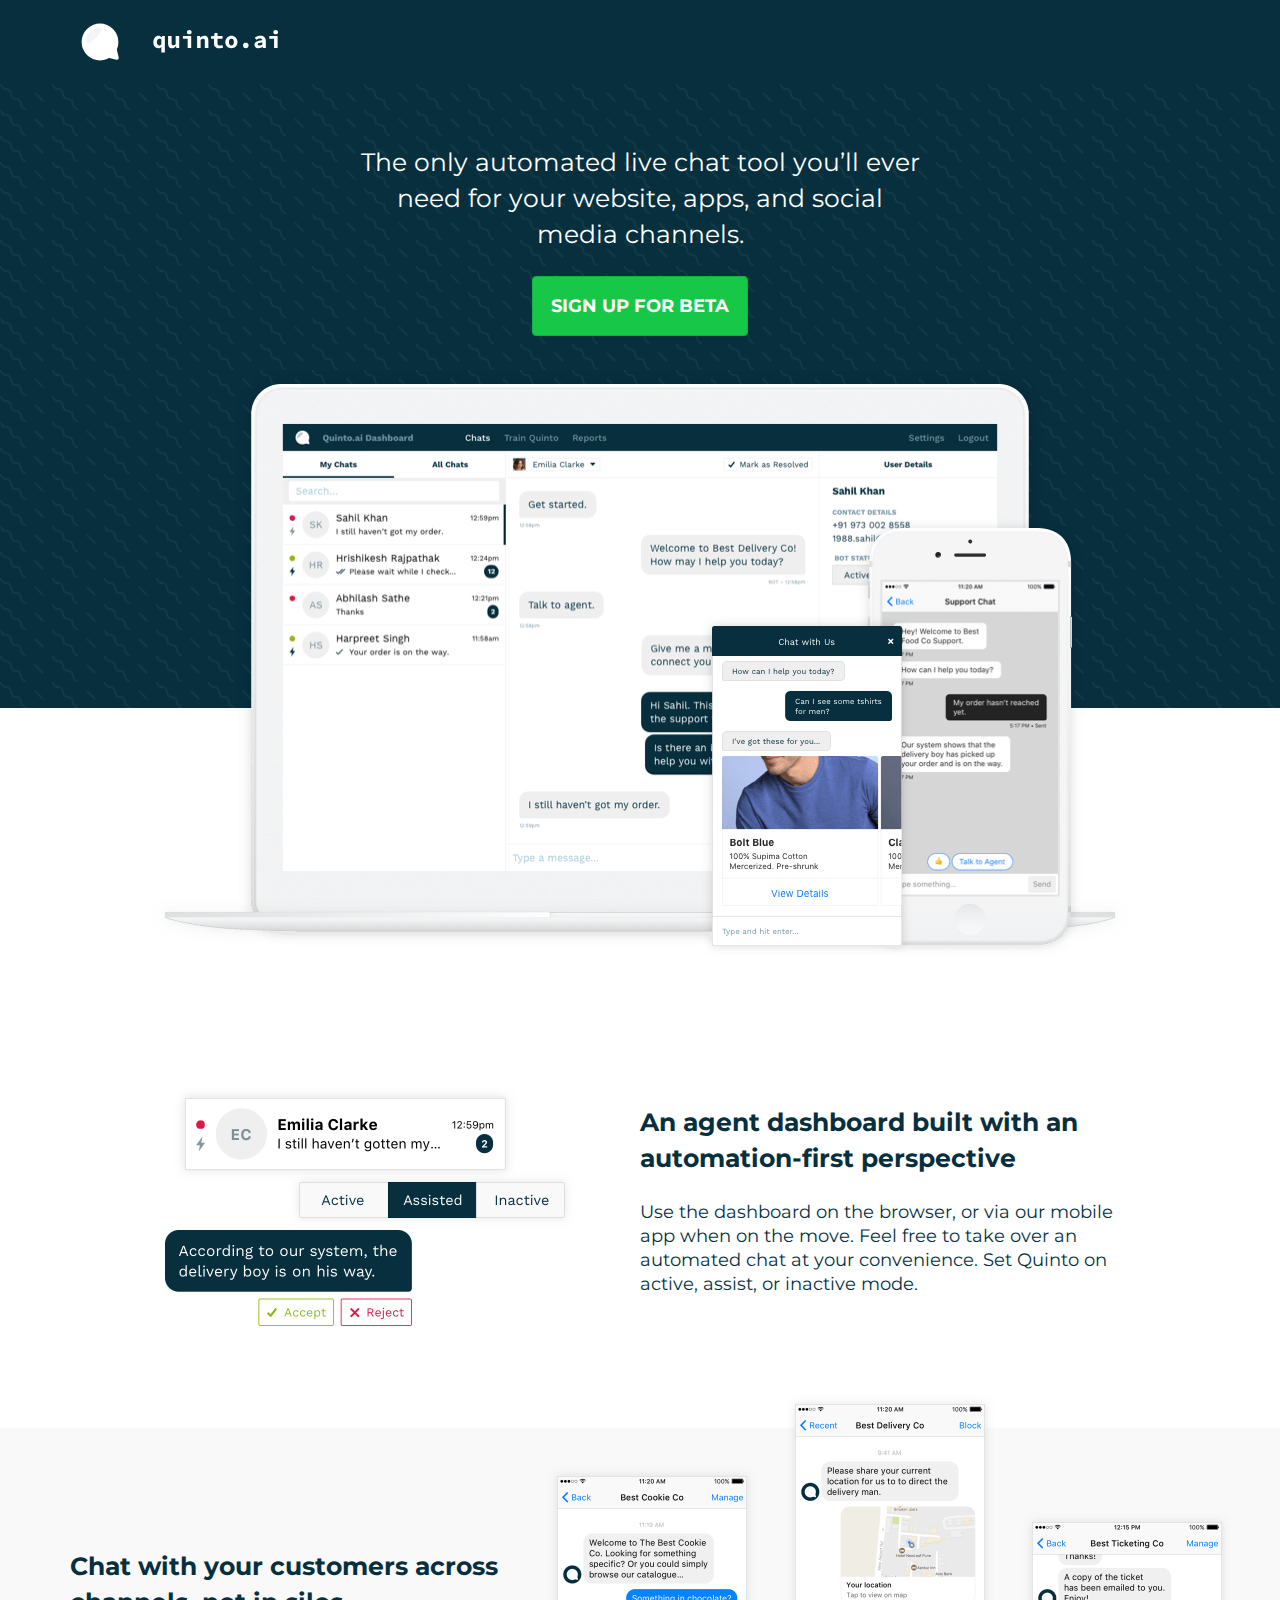
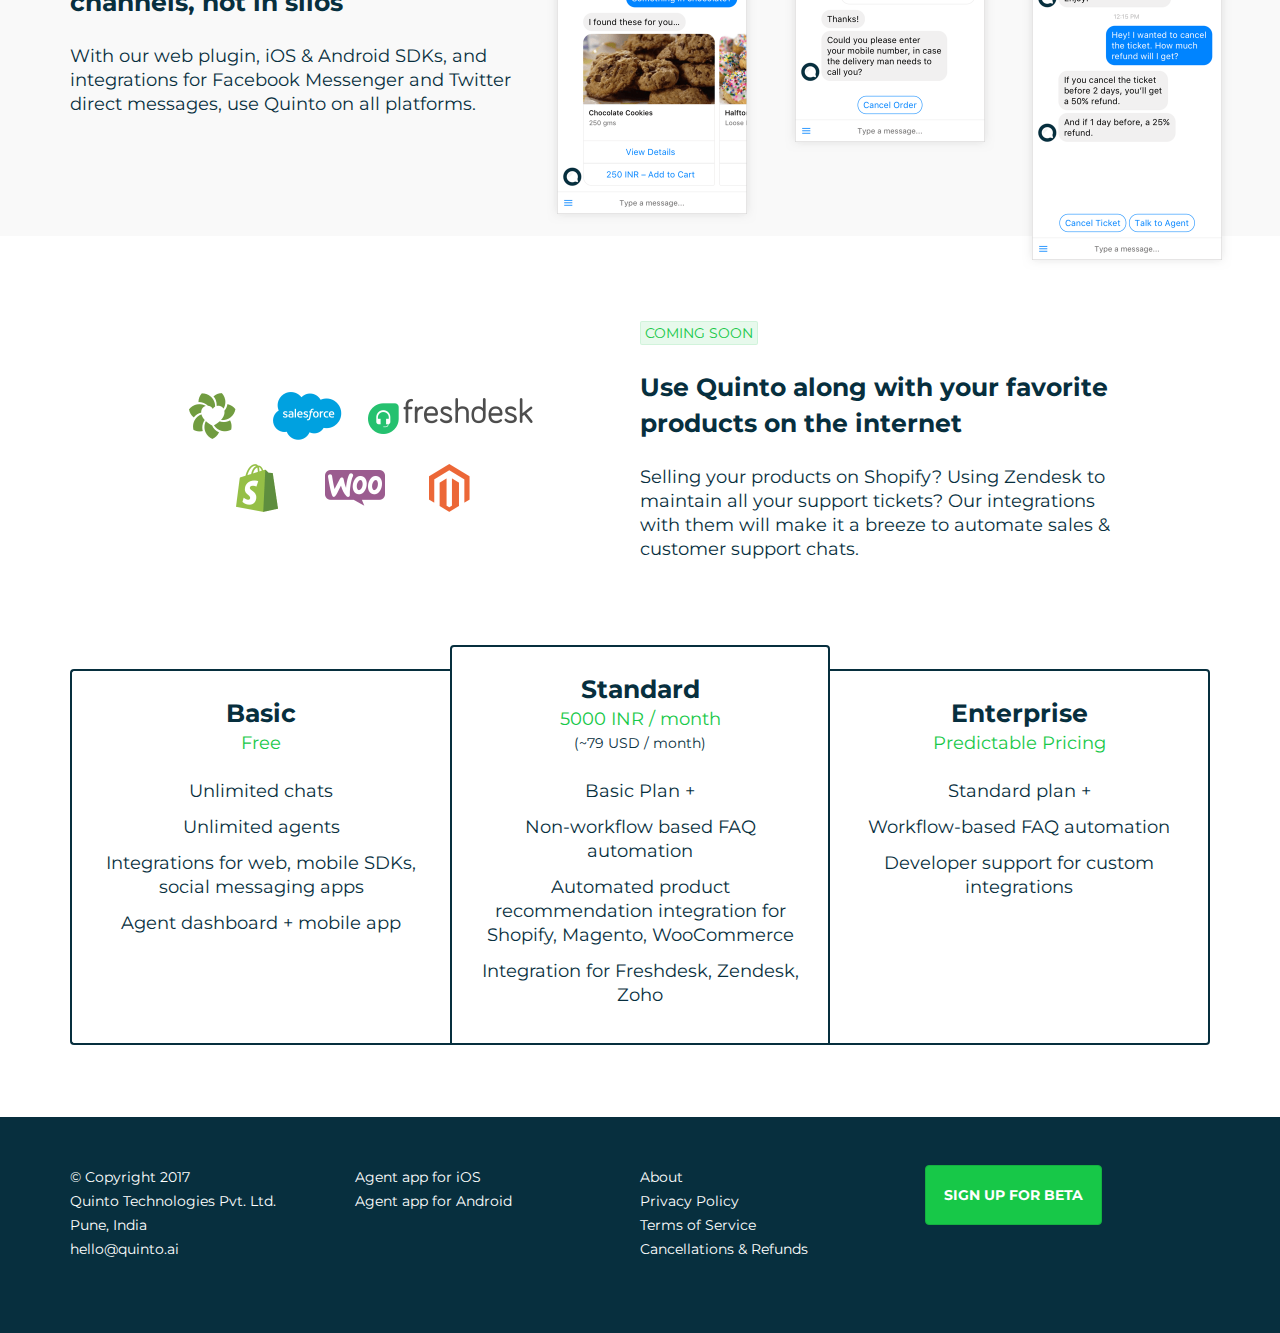
<file: index.html>
<!DOCTYPE html>
<html lang="en">
	<head>
		<meta charset="utf-8">
		<meta name="viewport" content="width=device-width, initial-scale=1, shrink-to-fit=no">
		<meta http-equiv="x-ua-compatible" content="ie=edge">
		<title>Quinto.ai — Automating Business Conversations</title>
		<meta name="description" content="The only automated live chat tool you’ll ever need for your website, apps, and social media channels.">

		<!-- css -->
		<link href="https://fonts.googleapis.com/css?family=Montserrat:300,300i,600,600i" rel="stylesheet">
		<link href="style.css" rel="stylesheet">
		<link rel="shortcut icon" type="image/x-icon" href="img/favicon.png">
	</head>
	<body>
		
		<div class="header">
			<div class="container clearfix">
				<a class="logo" href="index.html"><img src="img/logo.svg" title="quinto.ai"></a>
				<!-- <ul>
					<li><a href="https://dashboard.quinto.ai">Login</a></li>
				</ul> -->
			</div>
		</div>

		<div class="hero">
			<div class="container">
				<h1 class="intro">The only automated live chat tool you’ll ever need for your website, apps, and social media channels.</h1>
				<a href="https://goo.gl/forms/0IdmVBaWSEJeKSZB3" class="btn" target="_blank">Sign up for beta</a>
				<img src="img/hero.png">
			</div>
		</div>

		<div class="container home-section-1">
			<div class="row">
				<div class="col">
					<img src="img/home-section-1.png">
				</div>
				<div class="col">
					<h2>An agent dashboard built with an automation-first perspective</h2>
					<p>Use the dashboard on the browser, or via our mobile app when on the move. Feel free to take over an automated chat at your convenience. Set Quinto on active, assist, or inactive mode.</p>
				</div>
			</div>
		</div>

		<div class="home-section-2">
			<div class="container">
				<div class="row">
					<div class="col">
						<img src="img/home-section-2.png">
					</div>
					<div class="col">
						<h2>Chat with your customers across channels, not in silos</h2>
						<p>With our web plugin, iOS &amp; Android SDKs, and integrations for Facebook Messenger and Twitter direct messages, use Quinto on all platforms.</p>
					</div>
				</div>
			</div>
		</div>

		<div class="container home-section-3">
			<div class="row">
				<div class="col">
					<img src="img/home-section-3.png">
				</div>
				<div class="col">
					<span class="badge">Coming Soon</span>
					<h2>Use Quinto along with your favorite products on the internet</h2>
					<p>Selling your products on Shopify? Using Zendesk to maintain all your support tickets? Our integrations with them will make it a breeze to automate sales &amp; customer support chats.</p>
				</div>
			</div>
		</div>

		<div id="pricing" class="container home-section-4">
			<div class="row">
				<div class="col">
					<h2>Basic</h2>
					<p>Free</p>
					<ul>
						<li>Unlimited chats</li>
						<li>Unlimited agents</li>
						<li>Integrations for web, mobile SDKs, social messaging apps</li>
						<li>Agent dashboard + mobile app</li>
					</ul>
				</div>
				<div class="col">
					<h2>Standard</h2>
					<p>5000 INR / month</p>
					<small>(~79 USD / month)</small>
					<ul>
						<li>Basic Plan +</li>
						<li>Non-workflow based FAQ automation</li>
						<li>Automated product recommendation integration for Shopify, Magento, WooCommerce</li>
						<li>Integration for Freshdesk, Zendesk, Zoho</li>
					</ul>
				</div>
				<div class="col">
					<h2>Enterprise</h2>
					<p>Predictable Pricing</p>
					<ul>
						<li>Standard plan +</li>
						<li>Workflow-based FAQ automation</li>
						<li>Developer support for custom integrations</li>
					</ul>
				</div>
			</div>
		</div>

		<div class="footer">
			<div class="container">
				<div class="row">
					<div class="col">
						<ul>
							<li>© Copyright 2017</li>
							<li>Quinto Technologies Pvt. Ltd.</li>
							<li>Pune, India</li>
							<li><a href="mailto:hello@quinto.ai">hello@quinto.ai</a></li>
						</ul>
					</div>
					<div class="col">
						<ul>
							<li><a href="https://itunes.apple.com/us/app/quinto-ai/id1313674384">Agent app for iOS</a></li>
							<li><a href="https://play.google.com/store/apps/details?id=ai.quinto.agent">Agent app for Android</a></li>
						</ul>
					</div>
					<div class="col">
						<ul>
							<li><a href="about.html">About</a></li>
							<li><a href="privacy.html">Privacy Policy</a></li>
							<li><a href="terms.html">Terms of Service</a></li>
							<li><a href="refunds.html">Cancellations &amp; Refunds</a></li>
						</ul>
					</div>
					<div class="col">
						<a href="https://goo.gl/forms/0IdmVBaWSEJeKSZB3" class="btn" target="_blank">Sign up for beta</a>
					</div>
				</div>
			</div>
		</div>

		<!-- javascript -->
		<script src='https://code.jquery.com/jquery-3.2.1.min.js'></script>
		<!-- <script src='https://plugin.quinto.ai/plugin'></script> -->
		<!-- <script>
			launchQuintoWidget({
				token: "178fdc992d5169653947f002bce215",
				themeColor: "17C848"
			});
		</script> -->

	</body>
</html>
</file>
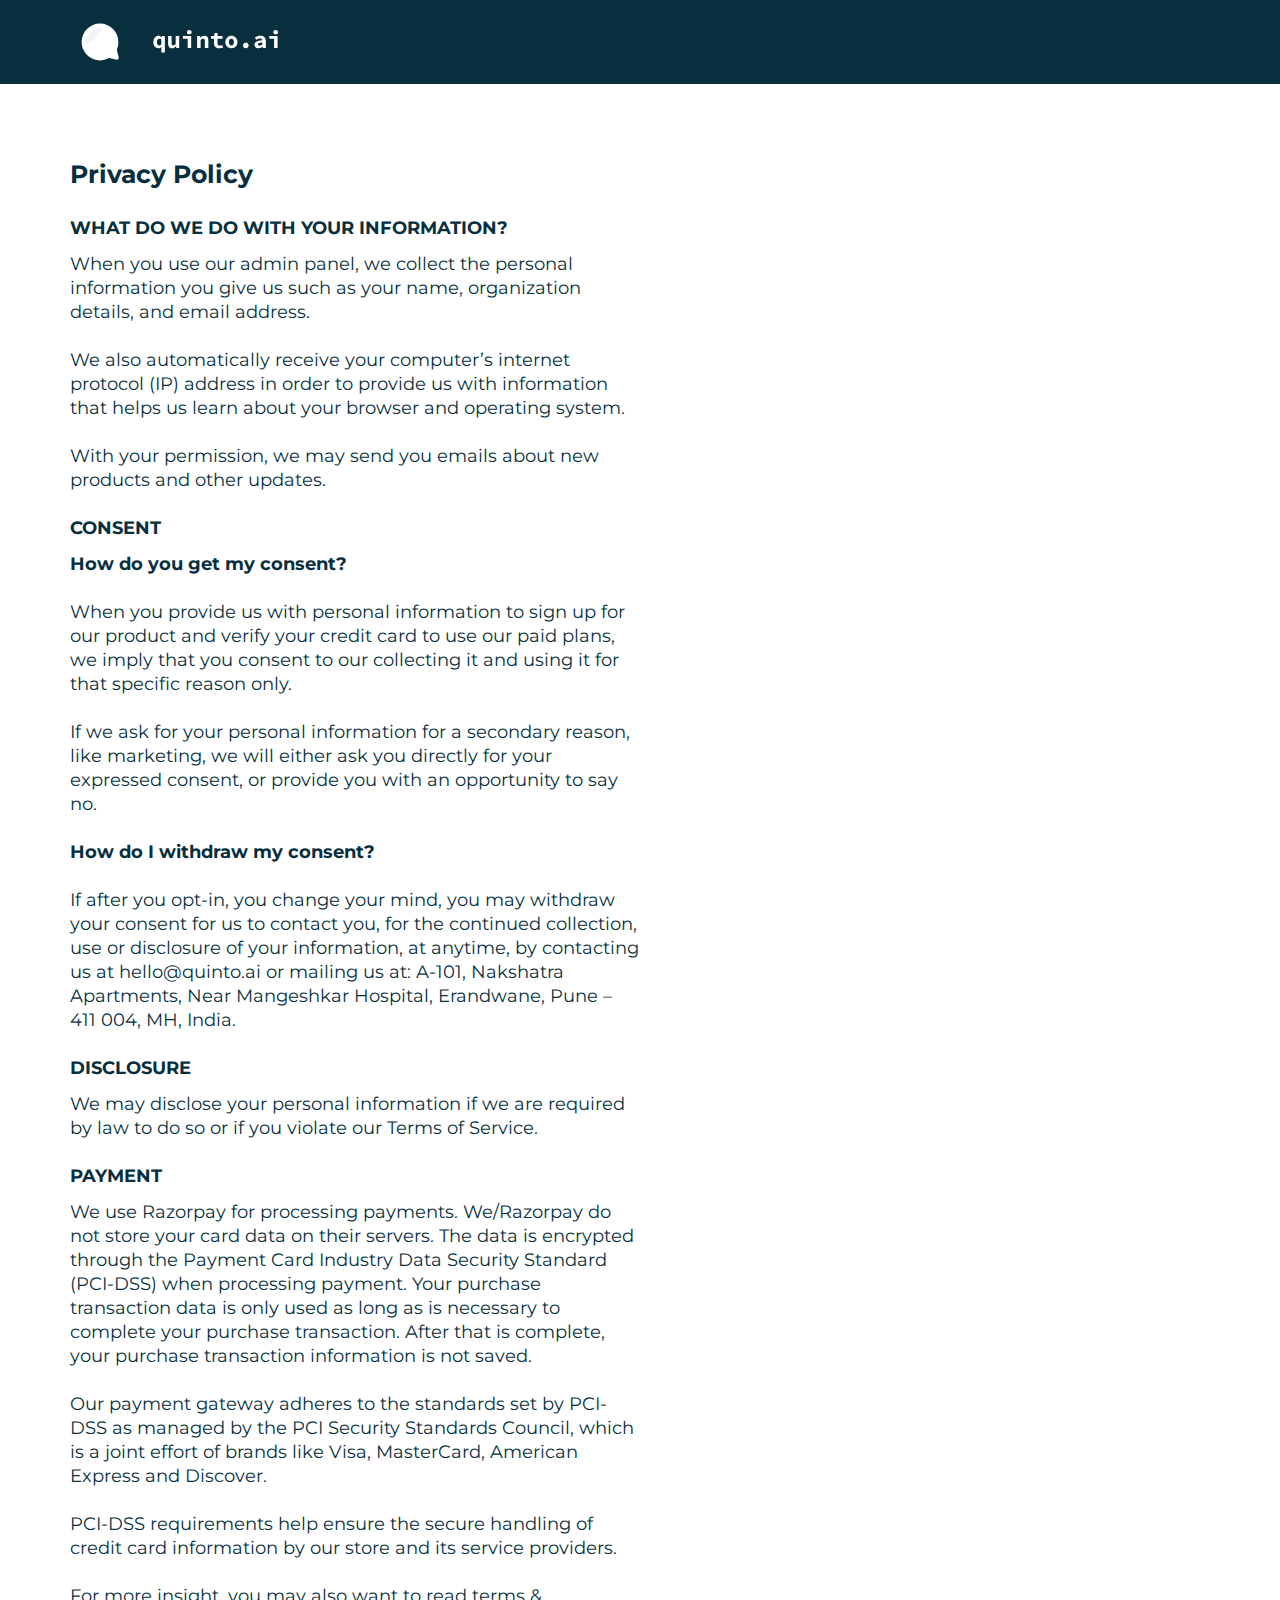
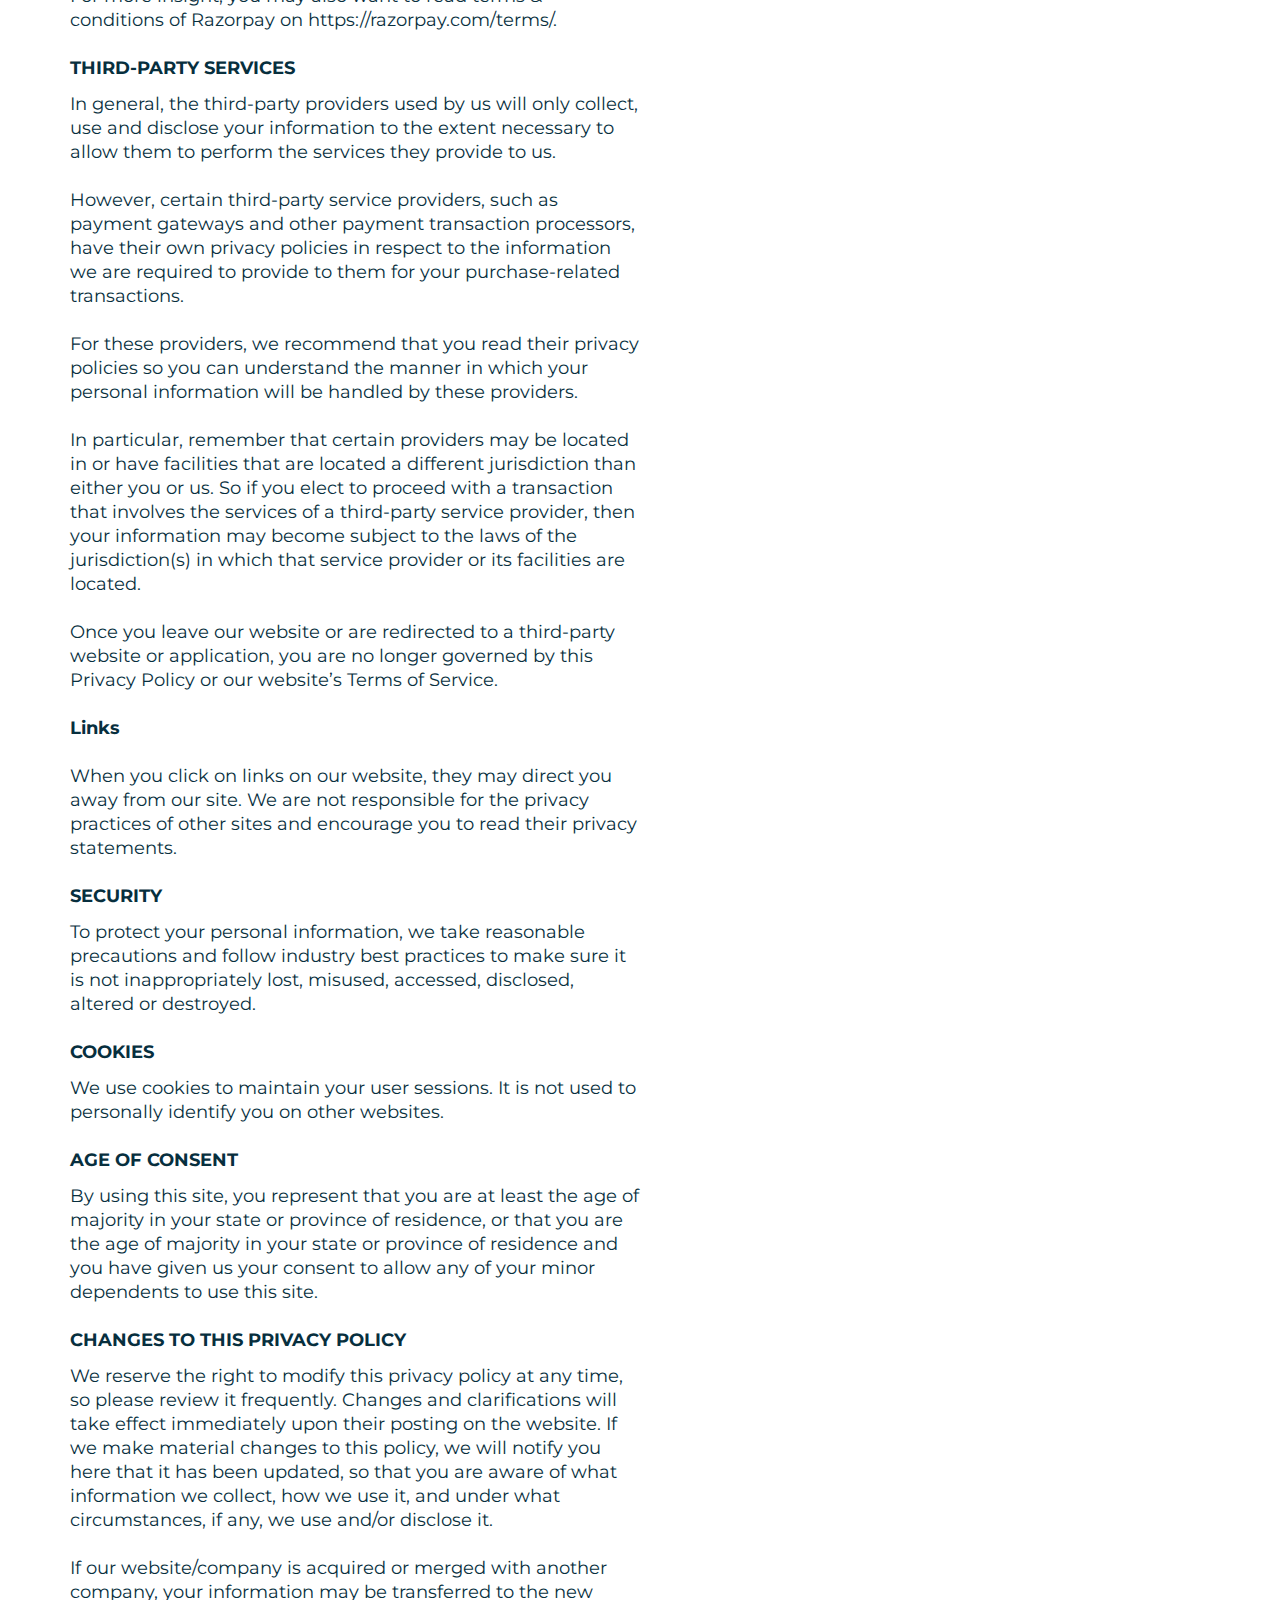
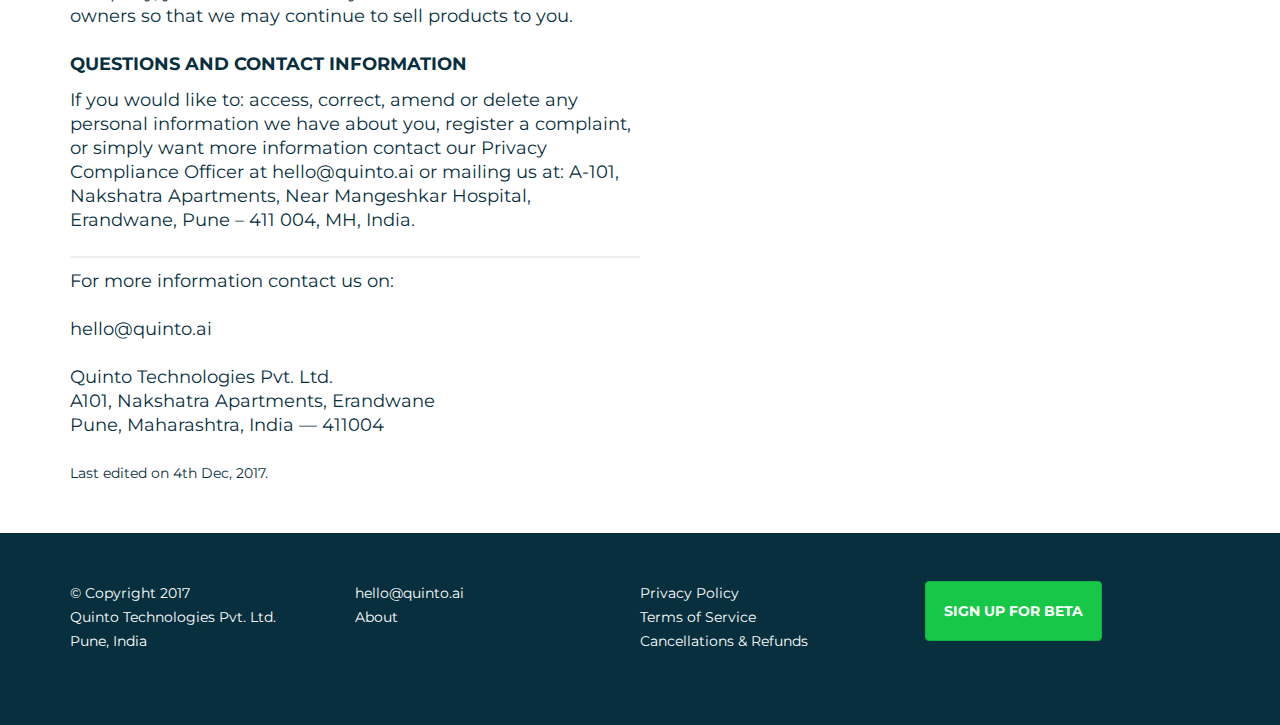
<file: privacy.html>
<!DOCTYPE html>
<html lang="en">
	<head>
		<meta charset="utf-8">
		<meta name="viewport" content="width=device-width, initial-scale=1, shrink-to-fit=no">
		<meta http-equiv="x-ua-compatible" content="ie=edge">
		<title>Privacy Policy — Quinto.ai</title>
		<meta name="description" content="The only automated live chat tool you’ll ever need for your website, apps, and social media channels.">

		<!-- css -->
		<link href="https://fonts.googleapis.com/css?family=Montserrat:300,300i,600,600i" rel="stylesheet">
		<link href="style.css" rel="stylesheet">
		<link rel="shortcut icon" type="image/x-icon" href="img/favicon.png">
	</head>
	<body>
		
		<div class="header">
			<div class="container clearfix">
				<a class="logo" href="index.html"><img src="img/logo.svg" title="quinto.ai"></a>
				<!-- <ul>
					<li><a href="https://dashboard.quinto.ai">Login</a></li>
				</ul> -->
			</div>
		</div>

		<div class="container post">
			<div class="row">
				<div class="col">
					<h2>Privacy Policy</h2>
					<h3>What Do We Do With Your Information?</h3>
					<p>When you use our admin panel, we collect the personal information you give us such as your name, organization details, and email address.</p>
					<p>We also automatically receive your computer’s internet protocol (IP) address in order to provide us with information that helps us learn about your browser and operating system.</p>
					<p>With your permission, we may send you emails about new products and other updates.</p>
					<h3>Consent</h3>
					<p><strong>How do you get my consent?</strong></p>
					<p>When you provide us with personal information to sign up for our product and verify your credit card to use our paid plans, we imply that you consent to our collecting it and using it for that specific reason only.</p>
					<p>If we ask for your personal information for a secondary reason, like marketing, we will either ask you directly for your expressed consent, or provide you with an opportunity to say no.</p>
					<p><strong>How do I withdraw my consent?</strong></p>
					<p>If after you opt-in, you change your mind, you may withdraw your consent for us to contact you, for the continued collection, use or disclosure of your information, at anytime, by contacting us at hello@quinto.ai or mailing us at: A-101, Nakshatra Apartments, Near Mangeshkar Hospital, Erandwane, Pune – 411 004, MH, India.
					<h3>Disclosure</h3>
					<p>We may disclose your personal information if we are required by law to do so or if you violate our Terms of Service.</p>
					<h3>Payment</h3>
					<p>We use Razorpay for processing payments. We/Razorpay do not store your card data on their servers. The data is encrypted through the Payment Card Industry Data Security Standard (PCI-DSS) when processing payment. Your purchase transaction data is only used as long as is necessary to complete your purchase transaction. After that is complete, your purchase transaction information is not saved.</p>
					<p>Our payment gateway adheres to the standards set by PCI-DSS as managed by the PCI Security Standards Council, which is a joint effort of brands like Visa, MasterCard, American Express and Discover.</p>
					<p>PCI-DSS requirements help ensure the secure handling of credit card information by our store and its service providers.</p>
					<p>For more insight, you may also want to read terms &amp; conditions of Razorpay on https://razorpay.com/terms/.</p>
					<h3>Third-party Services</h3>
					<p>In general, the third-party providers used by us will only collect, use and disclose your information to the extent necessary to allow them to perform the services they provide to us.</p>
					<p>However, certain third-party service providers, such as payment gateways and other payment transaction processors, have their own privacy policies in respect to the information we are required to provide to them for your purchase-related transactions.</p>
					<p>For these providers, we recommend that you read their privacy policies so you can understand the manner in which your personal information will be handled by these providers.</p>
					<p>In particular, remember that certain providers may be located in or have facilities that are located a different jurisdiction than either you or us. So if you elect to proceed with a transaction that involves the services of a third-party service provider, then your information may become subject to the laws of the jurisdiction(s) in which that service provider or its facilities are located.</p>
					<p>Once you leave our website or are redirected to a third-party website or application, you are no longer governed by this Privacy Policy or our website’s Terms of Service.</p>
					<p><strong>Links</strong></p>
					<p>When you click on links on our website, they may direct you away from our site. We are not responsible for the privacy practices of other sites and encourage you to read their privacy statements.</p>
					<h3>Security</h3>
					<p>To protect your personal information, we take reasonable precautions and follow industry best practices to make sure it is not inappropriately lost, misused, accessed, disclosed, altered or destroyed.</p>
					<h3>Cookies</h3>
					<p>We use cookies to maintain your user sessions. It is not used to personally identify you on other websites.</p>
					<h3>AGE OF CONSENT</h3>
					<p>By using this site, you represent that you are at least the age of majority in your state or province of residence, or that you are the age of majority in your state or province of residence and you have given us your consent to allow any of your minor dependents to use this site.</p>
					<h3>Changes To This Privacy Policy</h3>
					<p>We reserve the right to modify this privacy policy at any time, so please review it frequently. Changes and clarifications will take effect immediately upon their posting on the website. If we make material changes to this policy, we will notify you here that it has been updated, so that you are aware of what information we collect, how we use it, and under what circumstances, if any, we use and/or disclose it.</p>
					<p>If our website/company is acquired or merged with another company, your information may be transferred to the new owners so that we may continue to sell products to you.</p>
					<h3>Questions And Contact Information</h3>
					<p>If you would like to: access, correct, amend or delete any personal information we have about you, register a complaint, or simply want more information contact our Privacy Compliance Officer at hello@quinto.ai or mailing us at: A-101, Nakshatra Apartments, Near Mangeshkar Hospital, Erandwane, Pune – 411 004, MH, India.</p>
					<hr>
					<p>For more information contact us on:<br><br>
						hello@quinto.ai<br></p>
					<address>Quinto Technologies Pvt. Ltd.<br>
						A101, Nakshatra Apartments, Erandwane<br>
						Pune, Maharashtra, India — 411004
					</address>
					<small>Last edited on 4th Dec, 2017.</small>
				</div>
			</div>
		</div>

		<div class="footer">
			<div class="container">
				<div class="row">
					<div class="col">
						<ul>
							<li>© Copyright 2017</li>
							<li>Quinto Technologies Pvt. Ltd.</li>
							<li>Pune, India</li>
						</ul>
					</div>
					<div class="col">
						<ul>
							<li><a href="mailto:hello@quinto.ai">hello@quinto.ai</a></li>
							<li><a href="about.html">About</a></li>
						</ul>
					</div>
					<div class="col">
						<ul>
							<li><a href="privacy.html">Privacy Policy</a></li>
							<li><a href="terms.html">Terms of Service</a></li>
							<li><a href="refunds.html">Cancellations &amp; Refunds</a></li>
						</ul>
					</div>
					<div class="col">
						<a href="https://goo.gl/forms/0IdmVBaWSEJeKSZB3" class="btn" target="_blank">Sign up for beta</a>
					</div>
				</div>
			</div>
		</div>

		<!-- javascript -->
		<!-- <script src='https://code.jquery.com/jquery-3.2.1.min.js'></script>
		<script src='https://plugin.quinto.ai/plugin'></script>
		<script>
			launchQuintoWidget({
				token: "178fdc992d5169653947f002bce215",
				themeColor: "17C848"
			});
		</script> -->

	</body>
</html>
</file>
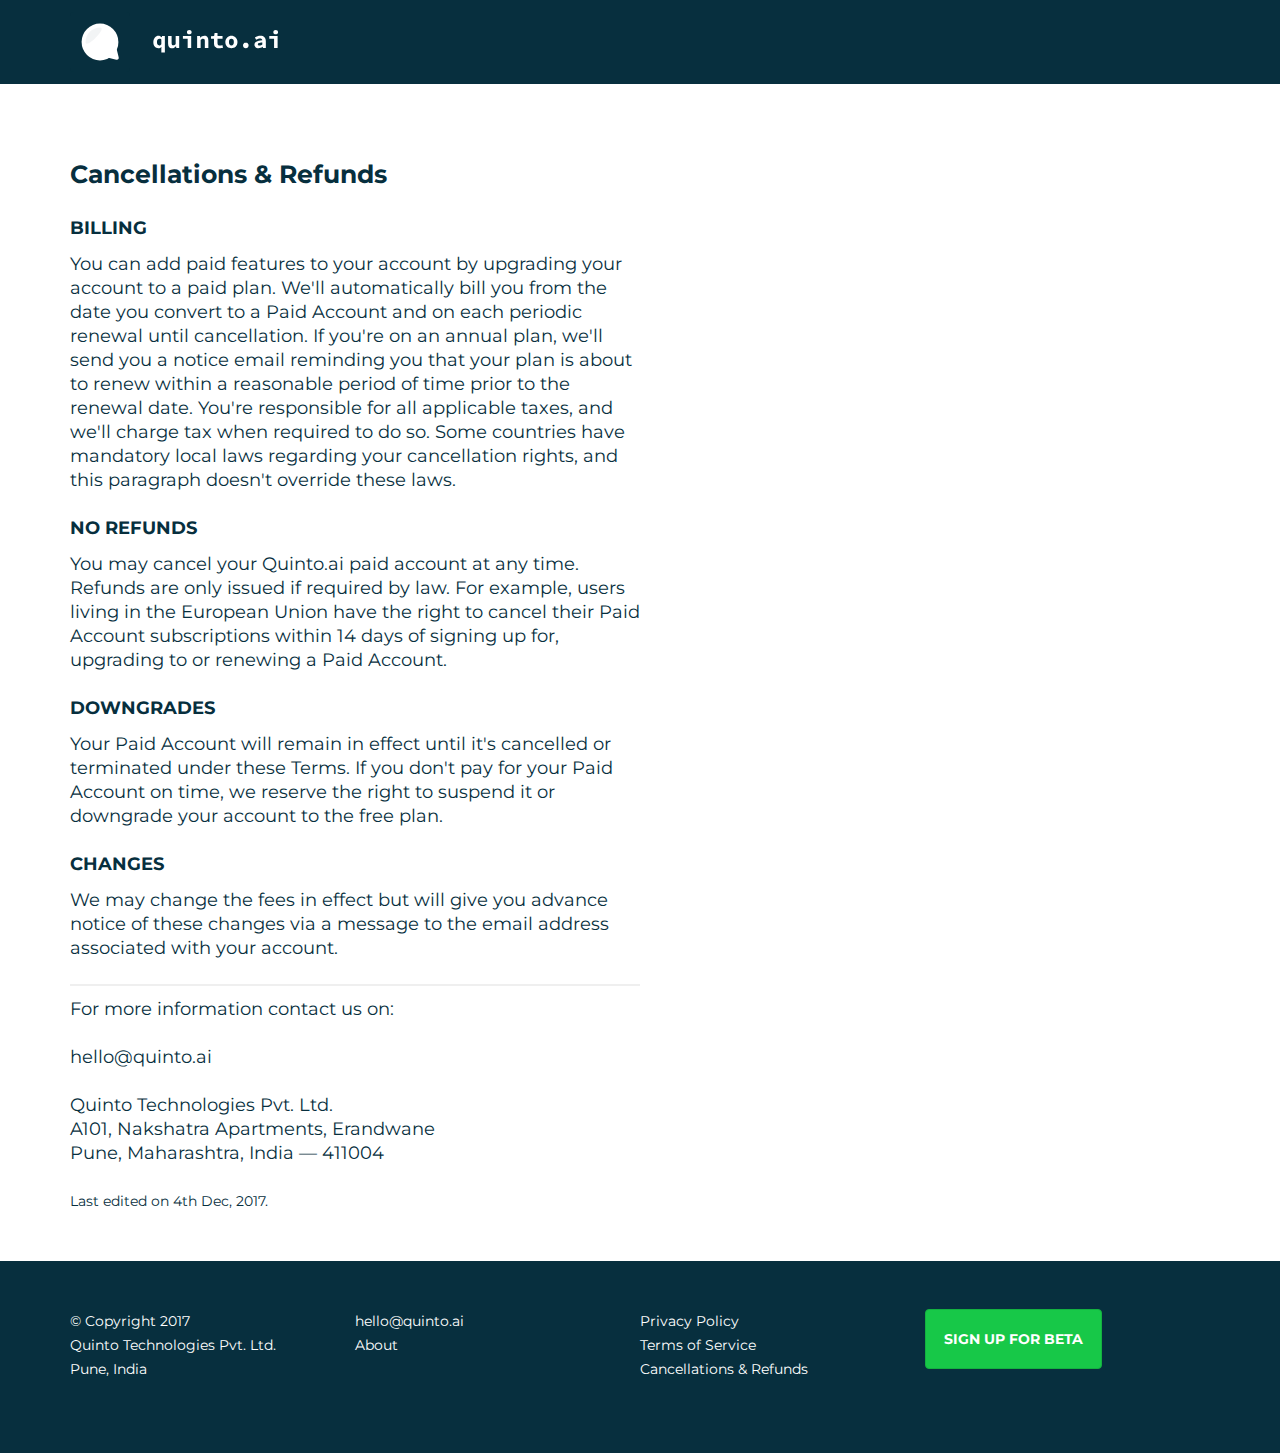
<file: refunds.html>
<!DOCTYPE html>
<html lang="en">
	<head>
		<meta charset="utf-8">
		<meta name="viewport" content="width=device-width, initial-scale=1, shrink-to-fit=no">
		<meta http-equiv="x-ua-compatible" content="ie=edge">
		<title>Cancellations &amp; Refunds — Quinto.ai</title>
		<meta name="description" content="The only automated live chat tool you’ll ever need for your website, apps, and social media channels.">

		<!-- css -->
		<link href="https://fonts.googleapis.com/css?family=Montserrat:300,300i,600,600i" rel="stylesheet">
		<link href="style.css" rel="stylesheet">
		<link rel="shortcut icon" type="image/x-icon" href="img/favicon.png">
	</head>
	<body>
		
		<div class="header">
			<div class="container clearfix">
				<a class="logo" href="index.html"><img src="img/logo.svg" title="quinto.ai"></a>
				<!-- <ul>
					<li><a href="https://dashboard.quinto.ai">Login</a></li>
				</ul> -->
			</div>
		</div>

		<div class="container post">
			<div class="row">
				<div class="col">
					<h2>Cancellations &amp; Refunds</h2>
 					<h3>Billing</h3>
					<p>You can add paid features to your account by upgrading your account to a paid plan. We'll automatically bill you from the date you convert to a Paid Account and on each periodic renewal until cancellation. If you're on an annual plan, we'll send you a notice email reminding you that your plan is about to renew within a reasonable period of time prior to the renewal date. You're responsible for all applicable taxes, and we'll charge tax when required to do so. Some countries have mandatory local laws regarding your cancellation rights, and this paragraph doesn't override these laws.</p>
					<h3>No Refunds</h3>
					<p>You may cancel your Quinto.ai paid account at any time. Refunds are only issued if required by law. For example, users living in the European Union have the right to cancel their Paid Account subscriptions within 14 days of signing up for, upgrading to or renewing a Paid Account.</p>
					<h3>Downgrades</h3>
					<p>Your Paid Account will remain in effect until it's cancelled or terminated under these Terms. If you don't pay for your Paid Account on time, we reserve the right to suspend it or downgrade your account to the free plan.</p>
					<h3>Changes</h3>
					<p>We may change the fees in effect but will give you advance notice of these changes via a message to the email address associated with your account.</p>
					<hr>
					<p>For more information contact us on:<br><br>
						hello@quinto.ai<br></p>
					<address>Quinto Technologies Pvt. Ltd.<br>
						A101, Nakshatra Apartments, Erandwane<br>
						Pune, Maharashtra, India — 411004
					</address>
					<small>Last edited on 4th Dec, 2017.</small>
				</div>
			</div>
		</div>

		<div class="footer">
			<div class="container">
				<div class="row">
					<div class="col">
						<ul>
							<li>© Copyright 2017</li>
							<li>Quinto Technologies Pvt. Ltd.</li>
							<li>Pune, India</li>
						</ul>
					</div>
					<div class="col">
						<ul>
							<li><a href="mailto:hello@quinto.ai">hello@quinto.ai</a></li>
							<li><a href="about.html">About</a></li>
						</ul>
					</div>
					<div class="col">
						<ul>
							<li><a href="privacy.html">Privacy Policy</a></li>
							<li><a href="terms.html">Terms of Service</a></li>
							<li><a href="refunds.html">Cancellations &amp; Refunds</a></li>
						</ul>
					</div>
					<div class="col">
						<a href="https://goo.gl/forms/0IdmVBaWSEJeKSZB3" class="btn" target="_blank">Sign up for beta</a>
					</div>
				</div>
			</div>
		</div>

		<!-- javascript -->
		<!-- <script src='https://code.jquery.com/jquery-3.2.1.min.js'></script>
		<script src='https://plugin.quinto.ai/plugin'></script>
		<script>
			launchQuintoWidget({
				token: "178fdc992d5169653947f002bce215",
				themeColor: "17C848"
			});
		</script> -->

	</body>
</html>
</file>
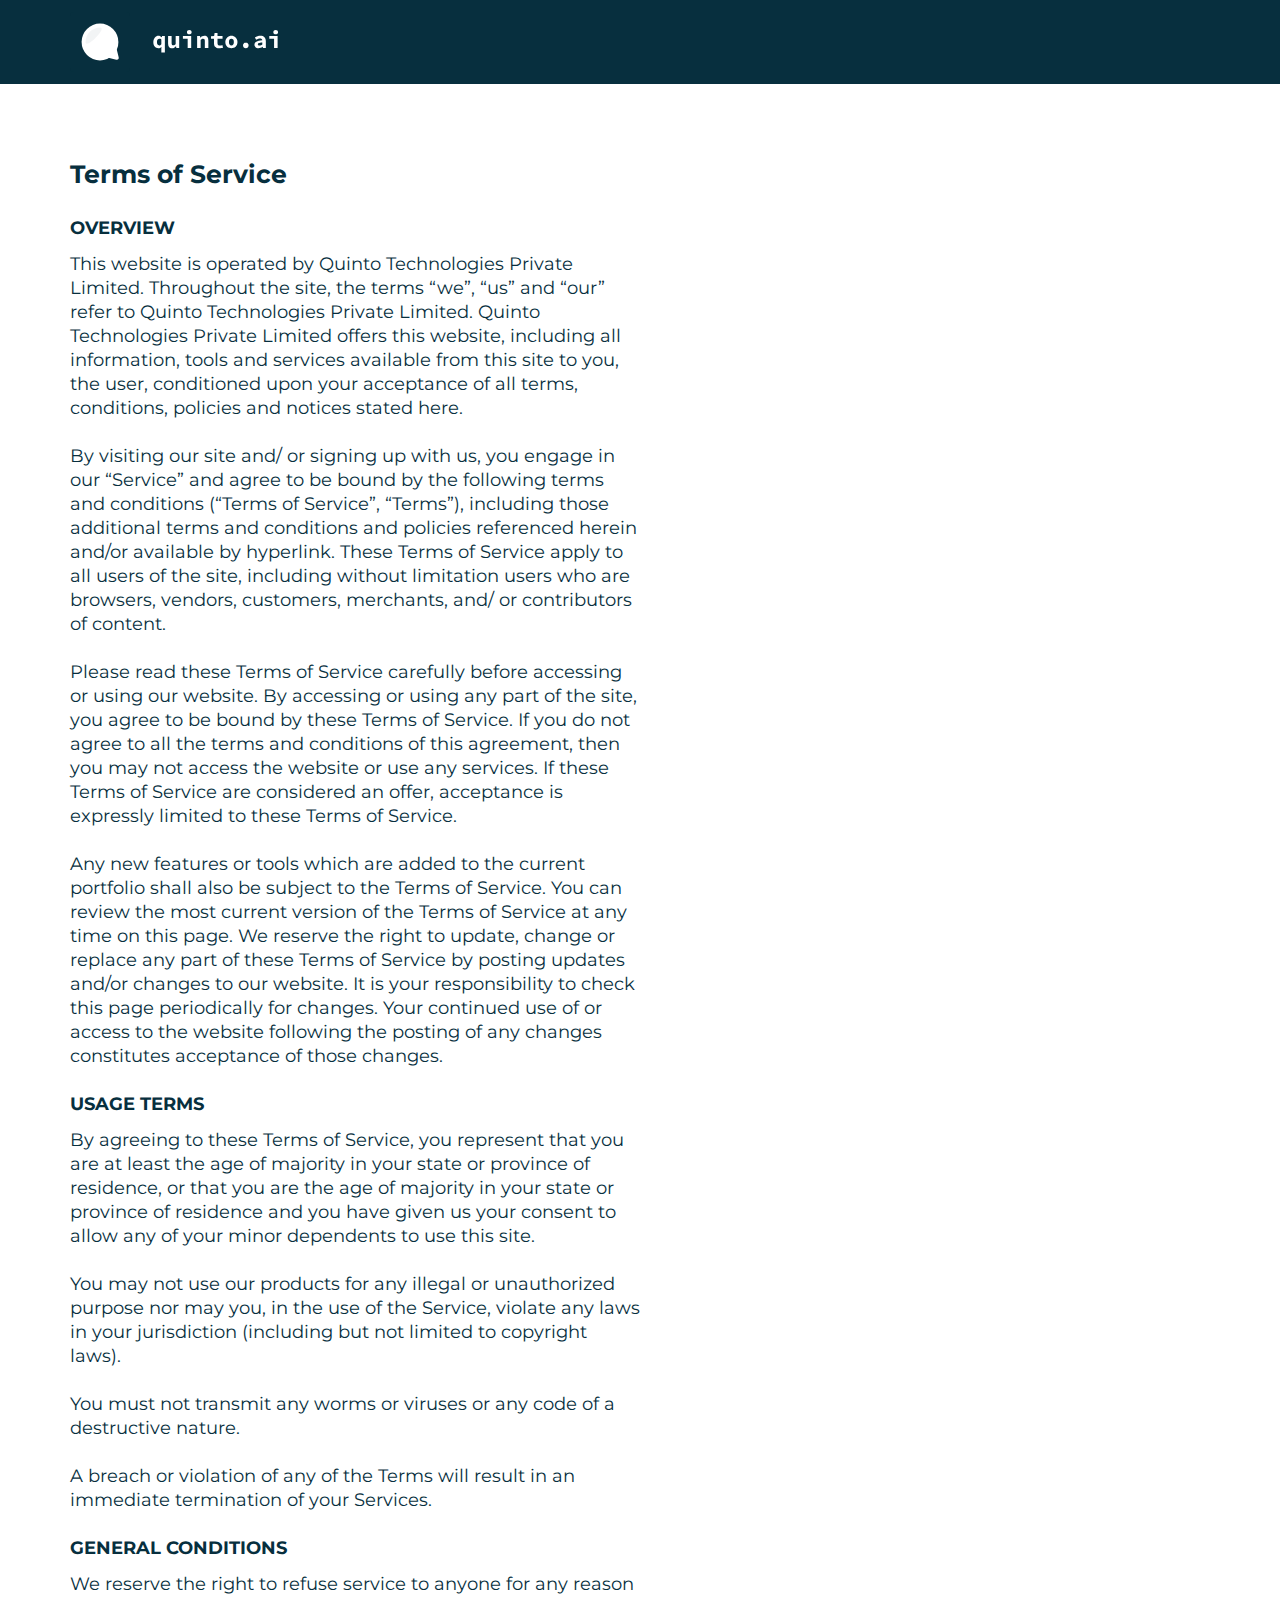
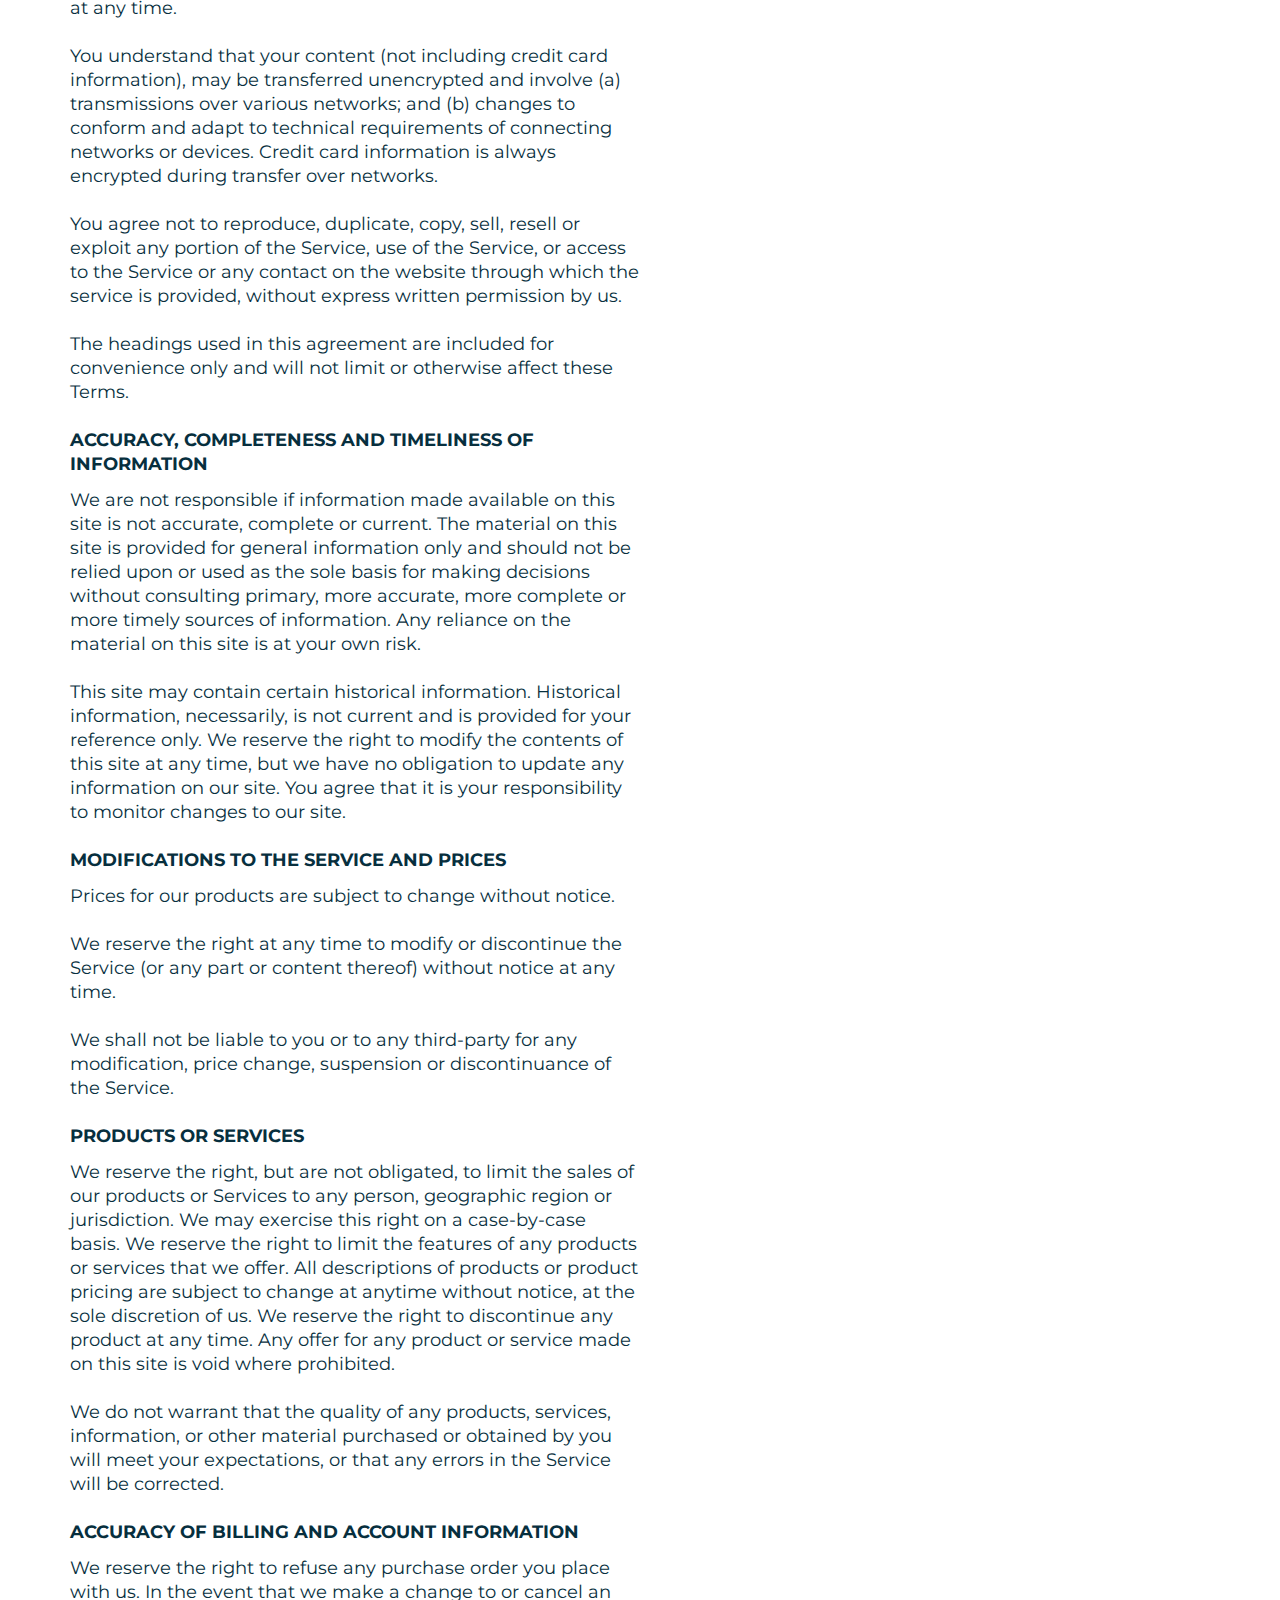
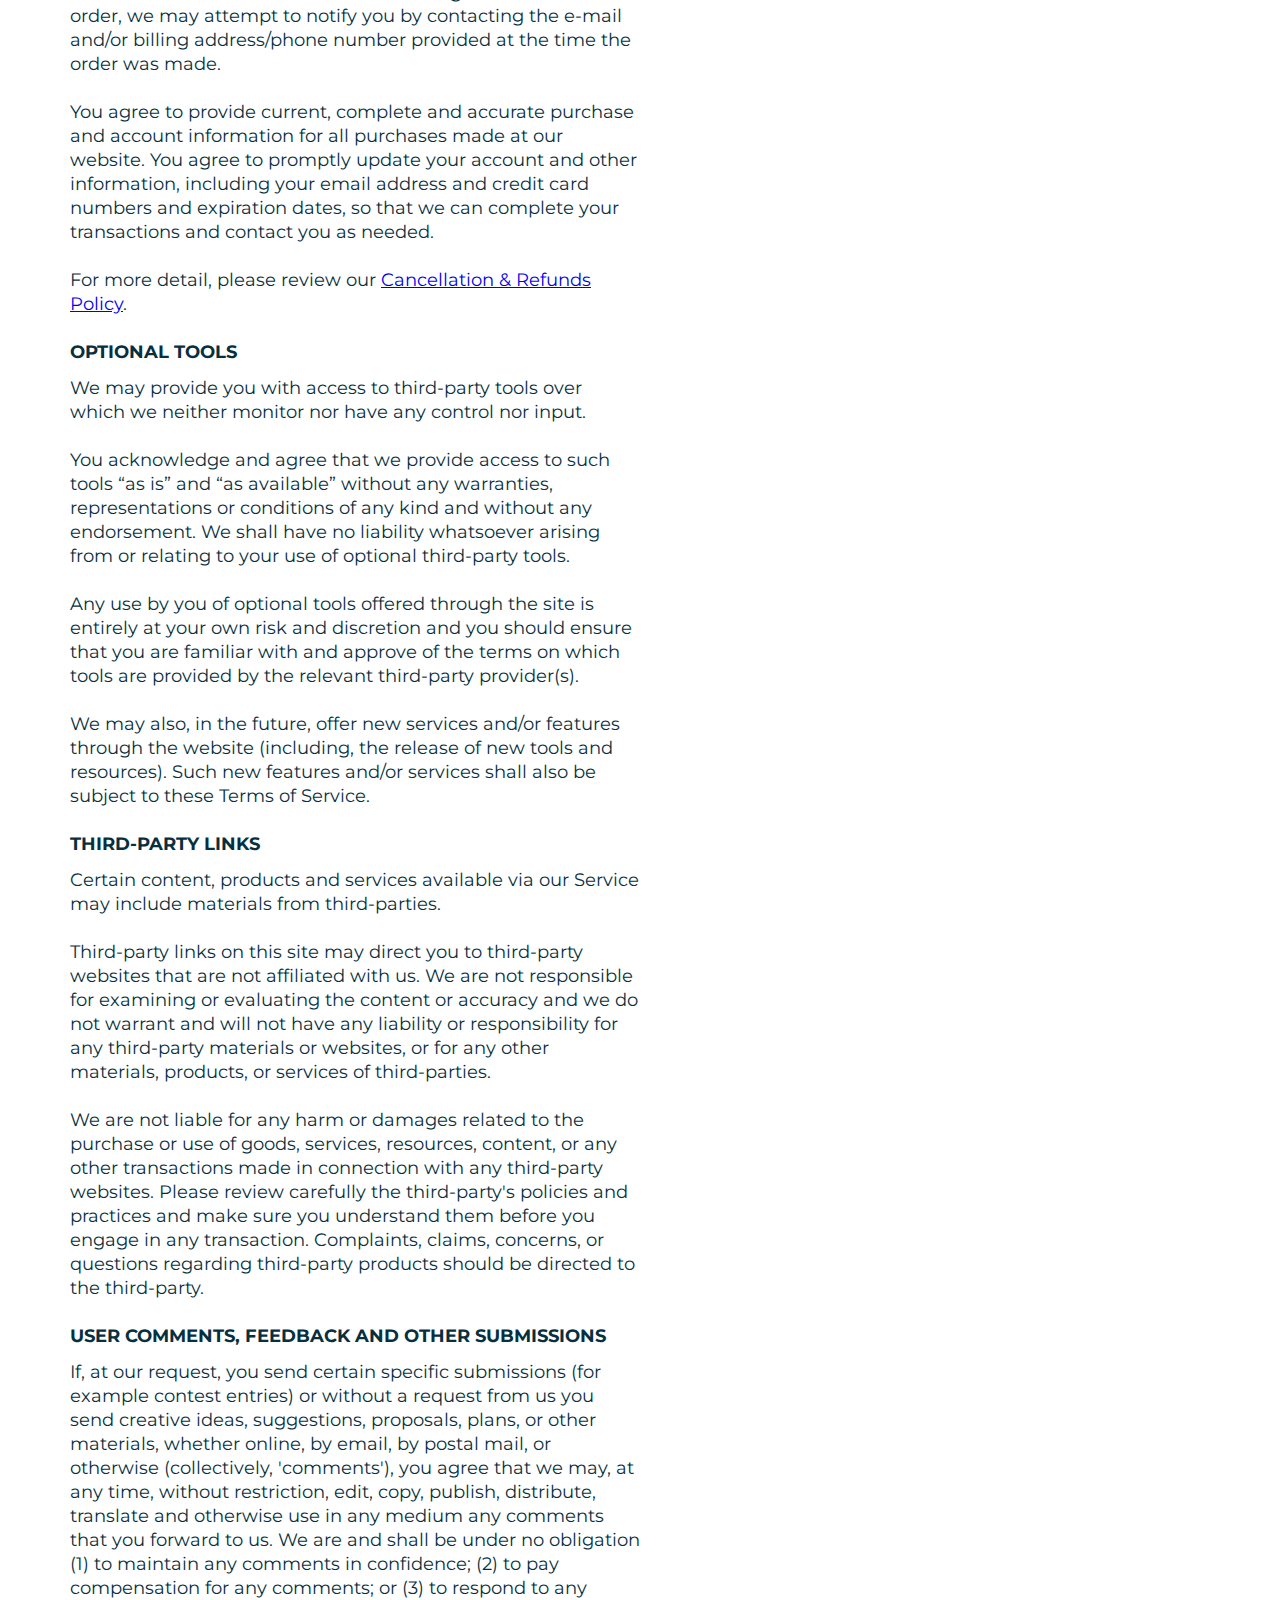
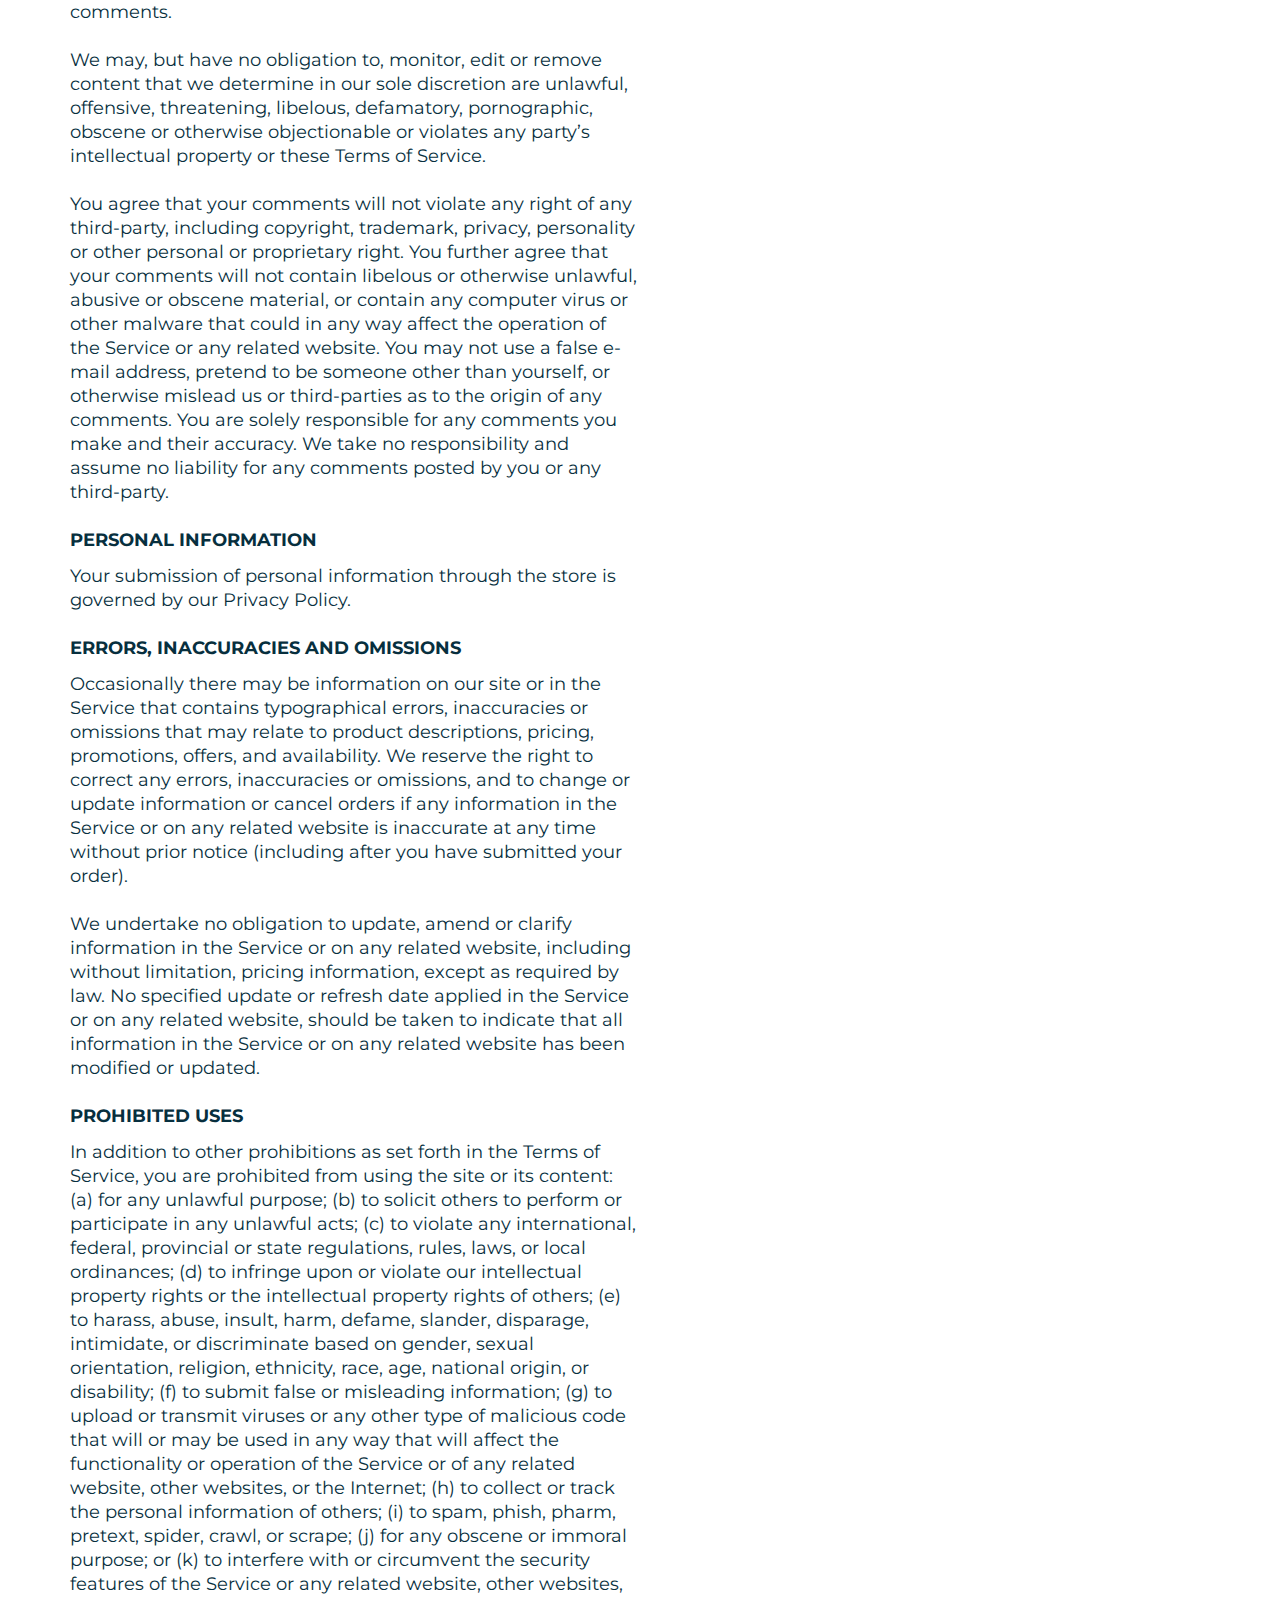
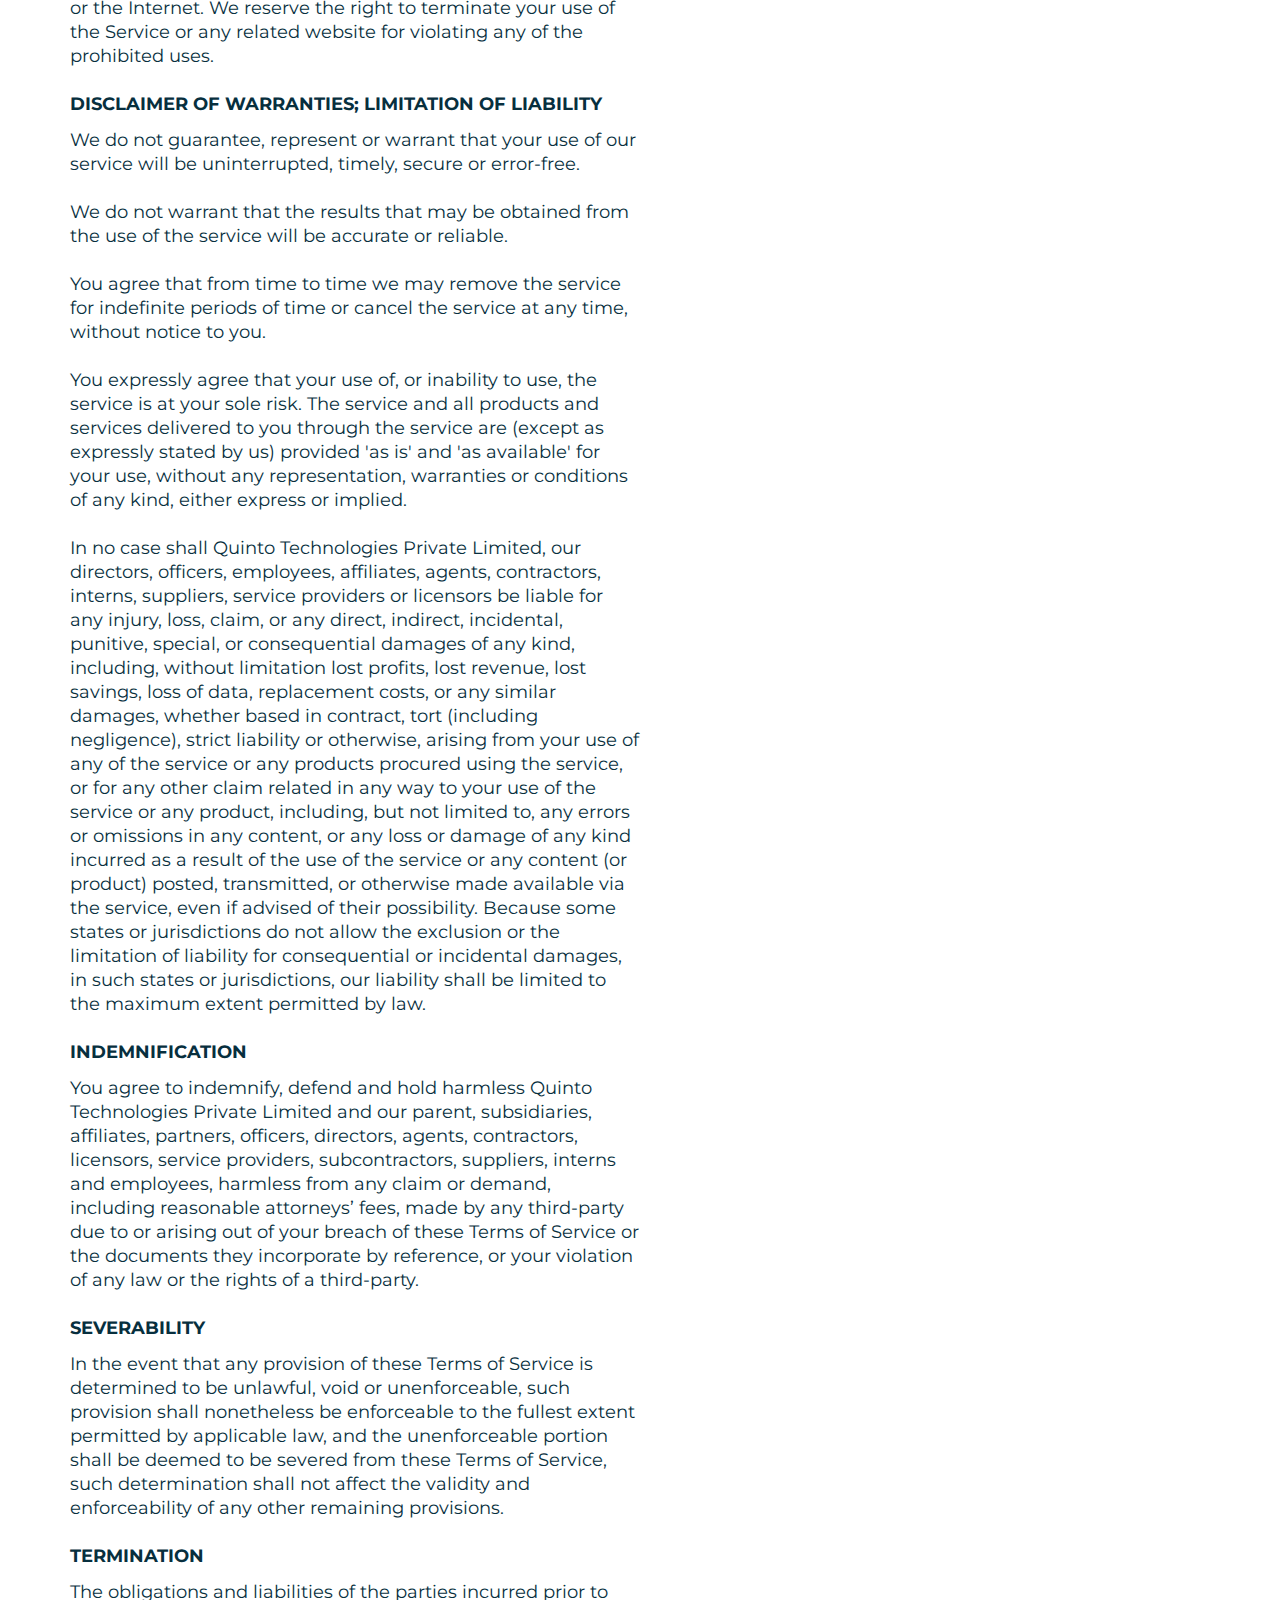
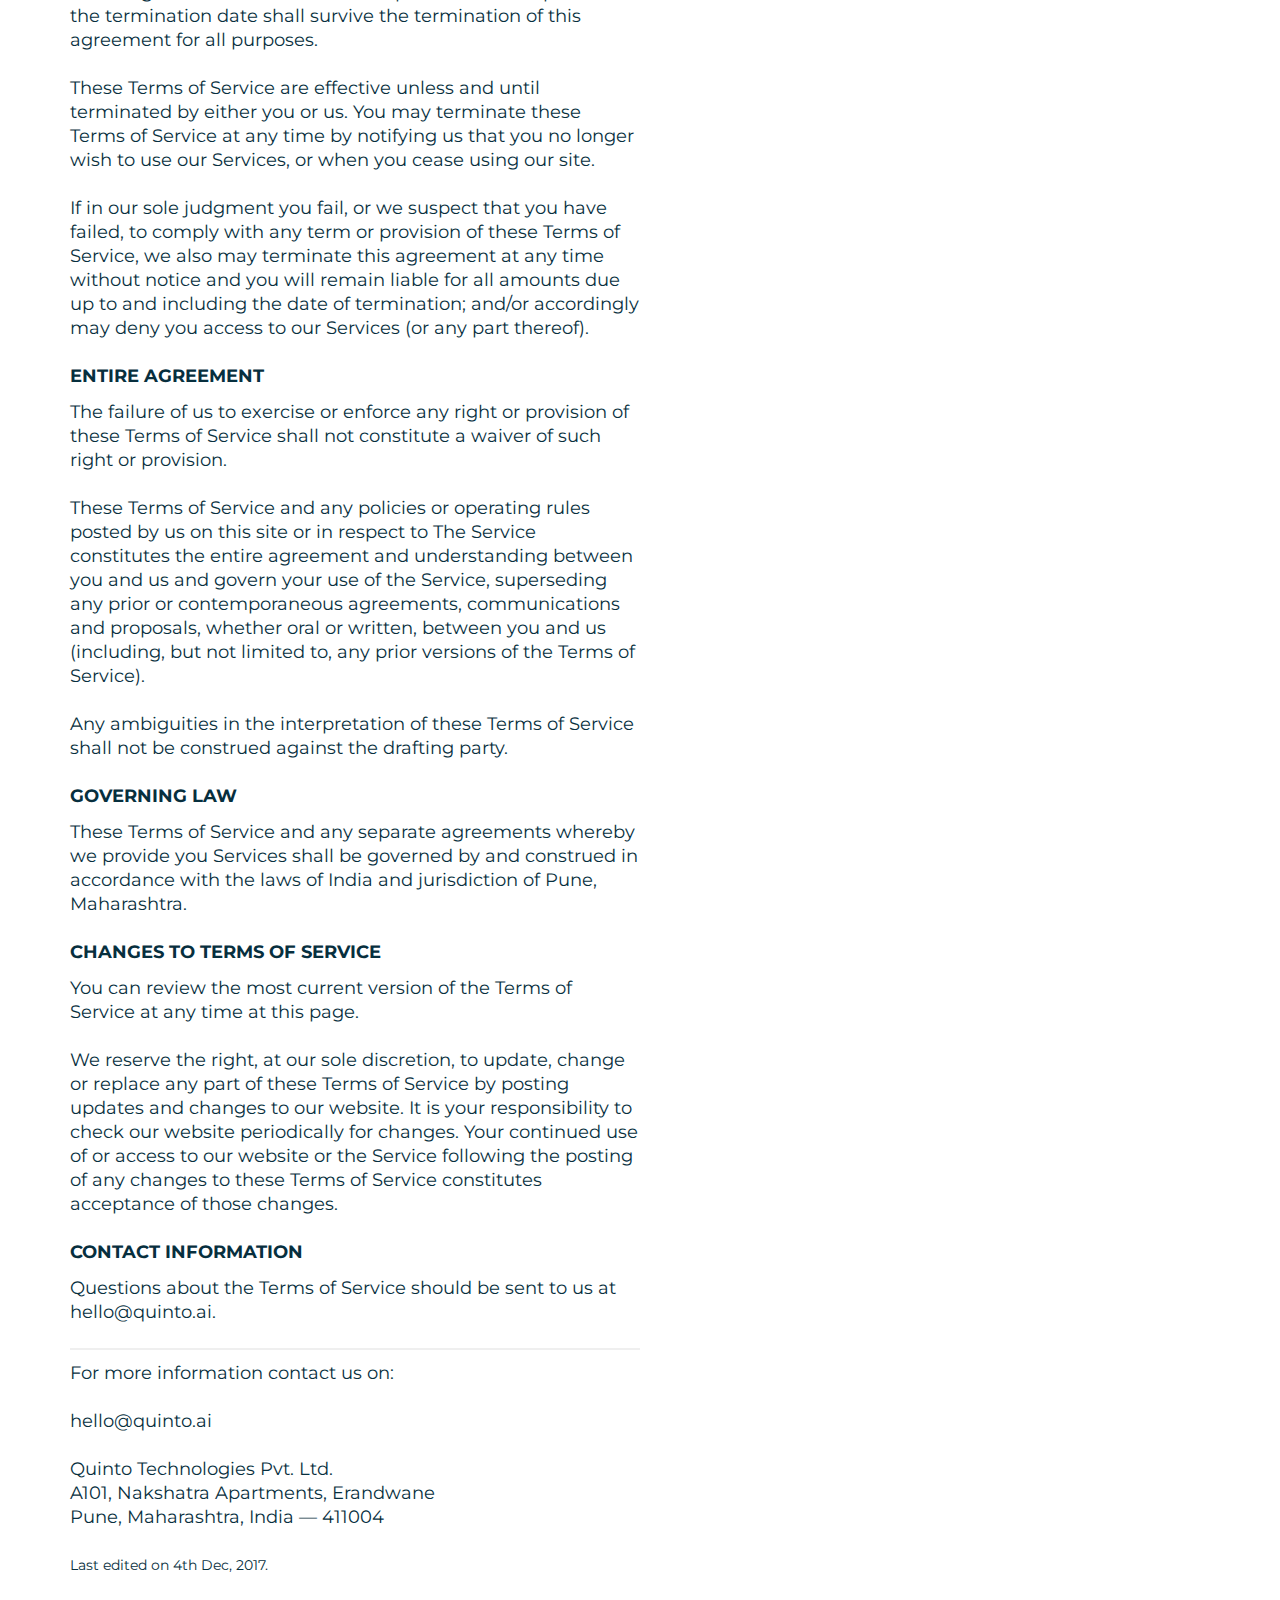
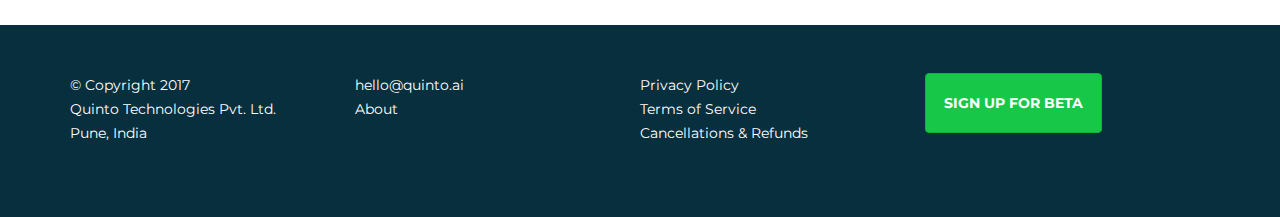
<file: terms.html>
<!DOCTYPE html>
<html lang="en">
	<head>
		<meta charset="utf-8">
		<meta name="viewport" content="width=device-width, initial-scale=1, shrink-to-fit=no">
		<meta http-equiv="x-ua-compatible" content="ie=edge">
		<title>Terms of Service — Quinto.ai</title>
		<meta name="description" content="The only automated live chat tool you’ll ever need for your website, apps, and social media channels.">

		<!-- css -->
		<link href="https://fonts.googleapis.com/css?family=Montserrat:300,300i,600,600i" rel="stylesheet">
		<link href="style.css" rel="stylesheet">
		<link rel="shortcut icon" type="image/x-icon" href="img/favicon.png">
	</head>
	<body>
		
		<div class="header">
			<div class="container clearfix">
				<a class="logo" href="index.html"><img src="img/logo.svg" title="quinto.ai"></a>
				<!-- <ul>
					<li><a href="https://dashboard.quinto.ai">Login</a></li>
				</ul> -->
			</div>
		</div>

		<div class="container post">
			<div class="row">
				<div class="col">
					<h2>Terms of Service</h2>
					<h3>Overview</h3>
					<p>This website is operated by Quinto Technologies Private Limited. Throughout the site, the terms “we”, “us” and “our” refer to Quinto Technologies Private Limited. Quinto Technologies Private Limited offers this website, including all information, tools and services available from this site to you, the user, conditioned upon your acceptance of all terms, conditions, policies and notices stated here.</p>
					<p>By visiting our site and/ or signing up with us, you engage in our “Service” and agree to be bound by the following terms and conditions (“Terms of Service”, “Terms”), including those additional terms and conditions and policies referenced herein and/or available by hyperlink. These Terms of Service apply  to all users of the site, including without limitation users who are browsers, vendors, customers, merchants, and/ or contributors of content.</p>
					<p>Please read these Terms of Service carefully before accessing or using our website. By accessing or using any part of the site, you agree to be bound by these Terms of Service. If you do not agree to all the terms and conditions of this agreement, then you may not access the website or use any services. If these Terms of Service are considered an offer, acceptance is expressly limited to these Terms of Service.</p>
					<p>Any new features or tools which are added to the current portfolio shall also be subject to the Terms of Service. You can review the most current version of the Terms of Service at any time on this page. We reserve the right to update, change or replace any part of these Terms of Service by posting updates and/or changes to our website. It is your responsibility to check this page periodically for changes. Your continued use of or access to the website following the posting of any changes constitutes acceptance of those changes.</p>
					<h3>Usage Terms</h3>
					<p>By agreeing to these Terms of Service, you represent that you are at least the age of majority in your state or province of residence, or that you are the age of majority in your state or province of residence and you have given us your consent to allow any of your minor dependents to use this site.
					<p>You may not use our products for any illegal or unauthorized purpose nor may you, in the use of the Service, violate any laws in your jurisdiction (including but not limited to copyright laws).</p>
					<p>You must not transmit any worms or viruses or any code of a destructive nature.</p>
					<p>A breach or violation of any of the Terms will result in an immediate termination of your Services.</p>
					<h3>General Conditions</h3>
					<p>We reserve the right to refuse service to anyone for any reason at any time.</p>
					<p>You understand that your content (not including credit card information), may be transferred unencrypted and involve (a) transmissions over various networks; and (b) changes to conform and adapt to technical requirements of connecting networks or devices. Credit card information is always encrypted during transfer over networks.</p>
					<p>You agree not to reproduce, duplicate, copy, sell, resell or exploit any portion of the Service, use of the Service, or access to the Service or any contact on the website through which the service is provided, without express written permission by us.</p>
					<p>The headings used in this agreement are included for convenience only and will not limit or otherwise affect these Terms.</p>
					<h3>Accuracy, Completeness And Timeliness Of Information</h3>
					<p>We are not responsible if information made available on this site is not accurate, complete or current. The material on this site is provided for general information only and should not be relied upon or used as the sole basis for making decisions without consulting primary, more accurate, more complete or more timely sources of information. Any reliance on the material on this site is at your own risk.</p>
					<p>This site may contain certain historical information. Historical information, necessarily, is not current and is provided for your reference only. We reserve the right to modify the contents of this site at any time, but we have no obligation to update any information on our site. You agree that it is your responsibility to monitor changes to our site.</p>
					<h3>Modifications To The Service And Prices</h3>
					<p>Prices for our products are subject to change without notice.</p>
					<p>We reserve the right at any time to modify or discontinue the Service (or any part or content thereof) without notice at any time.</p>
					<p>We shall not be liable to you or to any third-party for any modification, price change, suspension or discontinuance of the Service.</p>
					<h3>Products Or Services</h3>
					<p>We reserve the right, but are not obligated, to limit the sales of our products or Services to any person, geographic region or jurisdiction. We may exercise this right on a case-by-case basis. We reserve the right to limit the features of any products or services that we offer. All descriptions of products or product pricing are subject to change at anytime without notice, at the sole discretion of us. We reserve the right to discontinue any product at any time. Any offer for any product or service made on this site is void where prohibited.</p>
					<p>We do not warrant that the quality of any products, services, information, or other material purchased or obtained by you will meet your expectations, or that any errors in the Service will be corrected.</p>
					<h3>Accuracy Of Billing And Account Information</h3>
					<p>We reserve the right to refuse any purchase order you place with us. In the event that we make a change to or cancel an order, we may attempt to notify you by contacting the e-mail and/or billing address/phone number provided at the time the order was made.</p>
					<p>You agree to provide current, complete and accurate purchase and account information for all purchases made at our website. You agree to promptly update your account and other information, including your email address and credit card numbers and expiration dates, so that we can complete your transactions and contact you as needed.</p>
					<p>For more detail, please review our <a href="refunds.html">Cancellation &amp; Refunds Policy</a>.</p>
					<h3>Optional Tools</h3>
					<p>We may provide you with access to third-party tools over which we neither monitor nor have any control nor input.</p>
					<p>You acknowledge and agree that we provide access to such tools “as is” and “as available” without any warranties, representations or conditions of any kind and without any endorsement. We shall have no liability whatsoever arising from or relating to your use of optional third-party tools.</p>
					<p>Any use by you of optional tools offered through the site is entirely at your own risk and discretion and you should ensure that you are familiar with and approve of the terms on which tools are provided by the relevant third-party provider(s).</p>
					<p>We may also, in the future, offer new services and/or features through the website (including, the release of new tools and resources). Such new features and/or services shall also be subject to these Terms of Service.</p>
					<h3>Third-party Links</h3>
					<p>Certain content, products and services available via our Service may include materials from third-parties.</p>
					<p>Third-party links on this site may direct you to third-party websites that are not affiliated with us. We are not responsible for examining or evaluating the content or accuracy and we do not warrant and will not have any liability or responsibility for any third-party materials or websites, or for any other materials, products, or services of third-parties.</p>
					<p>We are not liable for any harm or damages related to the purchase or use of goods, services, resources, content, or any other transactions made in connection with any third-party websites. Please review carefully the third-party's policies and practices and make sure you understand them before you engage in any transaction. Complaints, claims, concerns, or questions regarding third-party products should be directed to the third-party.</p>
					<h3>User Comments, Feedback And Other Submissions</h3>
					<p>If, at our request, you send certain specific submissions (for example contest entries) or without a request from us you send creative ideas, suggestions, proposals, plans, or other materials, whether online, by email, by postal mail, or otherwise (collectively, 'comments'), you agree that we may, at any time, without restriction, edit, copy, publish, distribute, translate and otherwise use in any medium any comments that you forward to us. We are and shall be under no obligation (1) to maintain any comments in confidence; (2) to pay compensation for any comments; or (3) to respond to any comments.</p>
					<p>We may, but have no obligation to, monitor, edit or remove content that we determine in our sole discretion are unlawful, offensive, threatening, libelous, defamatory, pornographic, obscene or otherwise objectionable or violates any party’s intellectual property or these Terms of Service.</p>
					<p>You agree that your comments will not violate any right of any third-party, including copyright, trademark, privacy, personality or other personal or proprietary right. You further agree that your comments will not contain libelous or otherwise unlawful, abusive or obscene material, or contain any computer virus or other malware that could in any way affect the operation of the Service or any related website. You may not use a false e-mail address, pretend to be someone other than yourself, or otherwise mislead us or third-parties as to the origin of any comments. You are solely responsible for any comments you make and their accuracy. We take no responsibility and assume no liability for any comments posted by you or any third-party.</p>
					<h3>Personal Information</h3>
					<p>Your submission of personal information through the store is governed by our Privacy Policy.</p>
					<h3>Errors, Inaccuracies And Omissions</h3>
					<p>Occasionally there may be information on our site or in the Service that contains typographical errors, inaccuracies or omissions that may relate to product descriptions, pricing, promotions, offers, and availability. We reserve the right to correct any errors, inaccuracies or omissions, and to change or update information or cancel orders if any information in the Service or on any related website is inaccurate at any time without prior notice (including after you have submitted your order).</p>
					<p>We undertake no obligation to update, amend or clarify information in the Service or on any related website, including without limitation, pricing information, except as required by law. No specified update or refresh date applied in the Service or on any related website, should be taken to indicate that all information in the Service or on any related website has been modified or updated.</p>
					<h3>Prohibited Uses</h3>
					<p>In addition to other prohibitions as set forth in the Terms of Service, you are prohibited from using the site or its content: (a) for any unlawful purpose; (b) to solicit others to perform or participate in any unlawful acts; (c) to violate any international, federal, provincial or state regulations, rules, laws, or local ordinances; (d) to infringe upon or violate our intellectual property rights or the intellectual property rights of others; (e) to harass, abuse, insult, harm, defame, slander, disparage, intimidate, or discriminate based on gender, sexual orientation, religion, ethnicity, race, age, national origin, or disability; (f) to submit false or misleading information; (g) to upload or transmit viruses or any other type of malicious code that will or may be used in any way that will affect the functionality or operation of the Service or of any related website, other websites, or the Internet; (h) to collect or track the personal information of others; (i) to spam, phish, pharm, pretext, spider, crawl, or scrape; (j) for any obscene or immoral purpose; or (k) to interfere with or circumvent the security features of the Service or any related website, other websites, or the Internet. We reserve the right to terminate your use of the Service or any related website for violating any of the prohibited uses.</p>
					<h3>Disclaimer Of Warranties; Limitation Of Liability</h3>
					<p>We do not guarantee, represent or warrant that your use of our service will be uninterrupted, timely, secure or error-free.</p>
					<p>We do not warrant that the results that may be obtained from the use of the service will be accurate or reliable.</p>
					<p>You agree that from time to time we may remove the service for indefinite periods of time or cancel the service at any time, without notice to you.
					<p>You expressly agree that your use of, or inability to use, the service is at your sole risk. The service and all products and services delivered to you through the service are (except as expressly stated by us) provided 'as is' and 'as available' for your use, without any representation, warranties or conditions of any kind, either express or implied.</p>
					<p>In no case shall Quinto Technologies Private Limited, our directors, officers, employees, affiliates, agents, contractors, interns, suppliers, service providers or licensors be liable for any injury, loss, claim, or any direct, indirect, incidental, punitive, special, or consequential damages of any kind, including, without limitation lost profits, lost revenue, lost savings, loss of data, replacement costs, or any similar damages, whether based in contract, tort (including negligence), strict liability or otherwise, arising from your use of any of the service or any products procured using the service, or for any other claim related in any way to your use of the service or any product, including, but not limited to, any errors or omissions in any content, or any loss or damage of any kind incurred as a result of the use of the service or any content (or product) posted, transmitted, or otherwise made available via the service, even if advised of their possibility. Because some states or jurisdictions do not allow the exclusion or the limitation of liability for consequential or incidental damages, in such states or jurisdictions, our liability shall be limited to the maximum extent permitted by law.</p>
					<h3>Indemnification</h3>
					<p>You agree to indemnify, defend and hold harmless Quinto Technologies Private Limited and our parent, subsidiaries, affiliates, partners, officers, directors, agents, contractors, licensors, service providers, subcontractors, suppliers, interns and employees, harmless from any claim or demand, including reasonable attorneys’ fees, made by any third-party due to or arising out of your breach of these Terms of Service or the documents they incorporate by reference, or your violation of any law or the rights of a third-party.</p>
					<h3>Severability</h3>
					<p>In the event that any provision of these Terms of Service is determined to be unlawful, void or unenforceable, such provision shall nonetheless be enforceable to the fullest extent permitted by applicable law, and the unenforceable portion shall be deemed to be severed from these Terms of Service, such determination shall not affect the validity and enforceability of any other remaining provisions.</p>
					<h3>Termination</h3>
					<p>The obligations and liabilities of the parties incurred prior to the termination date shall survive the termination of this agreement for all purposes.
					<p>These Terms of Service are effective unless and until terminated by either you or us. You may terminate these Terms of Service at any time by notifying us that you no longer wish to use our Services, or when you cease using our site.</p>
					<p>If in our sole judgment you fail, or we suspect that you have failed, to comply with any term or provision of these Terms of Service, we also may terminate this agreement at any time without notice and you will remain liable for all amounts due up to and including the date of termination; and/or accordingly may deny you access to our Services (or any part thereof).</p>
					<h3>Entire Agreement</h3>
					<p>The failure of us to exercise or enforce any right or provision of these Terms of Service shall not constitute a waiver of such right or provision.
					<p>These Terms of Service and any policies or operating rules posted by us on this site or in respect to The Service constitutes the entire agreement and understanding between you and us and govern your use of the Service, superseding any prior or contemporaneous agreements, communications and proposals, whether oral or written, between you and us (including, but not limited to, any prior versions of the Terms of Service).</p>
					<p>Any ambiguities in the interpretation of these Terms of Service shall not be construed against the drafting party.</p>
					<h3>Governing Law</h3>
					<p>These Terms of Service and any separate agreements whereby we provide you Services shall be governed by and construed in accordance with the laws of India and jurisdiction of Pune, Maharashtra.</p>
					<h3>Changes To Terms Of Service</h3>
					<p>You can review the most current version of the Terms of Service at any time at this page.</p>
					<p>We reserve the right, at our sole discretion, to update, change or replace any part of these Terms of Service by posting updates and changes to our website. It is your responsibility to check our website periodically for changes. Your continued use of or access to our website or the Service following the posting of any changes to these Terms of Service constitutes acceptance of those changes.</p>
					<h3>Contact Information</h3>
					<p>Questions about the Terms of Service should be sent to us at hello@quinto.ai.</p>
					<hr>
					<p>For more information contact us on:<br><br>
						hello@quinto.ai<br></p>
					<address>Quinto Technologies Pvt. Ltd.<br>
						A101, Nakshatra Apartments, Erandwane<br>
						Pune, Maharashtra, India — 411004
					</address>
					<small>Last edited on 4th Dec, 2017.</small>
				</div>
			</div>
		</div>

		<div class="footer">
			<div class="container">
				<div class="row">
					<div class="col">
						<ul>
							<li>© Copyright 2017</li>
							<li>Quinto Technologies Pvt. Ltd.</li>
							<li>Pune, India</li>
						</ul>
					</div>
					<div class="col">
						<ul>
							<li><a href="mailto:hello@quinto.ai">hello@quinto.ai</a></li>
							<li><a href="about.html">About</a></li>
						</ul>
					</div>
					<div class="col">
						<ul>
							<li><a href="privacy.html">Privacy Policy</a></li>
							<li><a href="terms.html">Terms of Service</a></li>
							<li><a href="refunds.html">Cancellations &amp; Refunds</a></li>
						</ul>
					</div>
					<div class="col">
						<a href="https://goo.gl/forms/0IdmVBaWSEJeKSZB3" class="btn" target="_blank">Sign up for beta</a>
					</div>
				</div>
			</div>
		</div>

		<!-- javascript -->
		<!-- <script src='https://code.jquery.com/jquery-3.2.1.min.js'></script>
		<script src='https://plugin.quinto.ai/plugin'></script>
		<script>
			launchQuintoWidget({
				token: "178fdc992d5169653947f002bce215",
				themeColor: "17C848"
			});
		</script> -->

	</body>
</html>
</file>
<file: style.css>
html{box-sizing:border-box}*,*:before,*:after{box-sizing:inherit}html,body,div,span,applet,object,iframe,h1,h2,h3,h4,h5,h6,p,blockquote,pre,a,abbr,acronym,address,big,cite,code,del,dfn,em,img,ins,kbd,q,s,samp,small,strike,strong,sub,sup,tt,var,b,u,i,center,dl,dt,dd,ol,ul,li,fieldset,form,label,legend,table,caption,tbody,tfoot,thead,tr,th,td,article,aside,canvas,details,embed,figure,figcaption,footer,header,hgroup,menu,nav,output,ruby,section,summary,time,mark,audio,video{margin:0;padding:0;border:0;font-size:100%;font:inherit;vertical-align:baseline}article,aside,details,figcaption,figure,footer,header,hgroup,menu,nav,section{display:block}body{line-height:1}ol,ul{list-style:none}blockquote,q{quotes:none}blockquote:before,blockquote:after,q:before,q:after{content:'';content:none}table{border-collapse:collapse;border-spacing:0}.clearfix:after{content:"";display:table;clear:both}.container{margin:0 auto;padding:0 24px}.container .row{display:grid;grid-template-columns:repeat(12, 1fr)}.container .row .col{grid-column:span 12}@media (min-width: 576px){.container{max-width:540px;padding:0}}@media (min-width: 768px){.container{max-width:720px}}@media (min-width: 992px){.container{max-width:960px}}@media (min-width: 1200px){.container{max-width:1140px}}html,body{overflow-x:hidden;position:relative}body{color:#072F3E;font-family:"Montserrat",sans-serif;font-size:18px;line-height:24px}img{display:inherit}h1{font-size:1.4em;line-height:36px;margin:24px 0}h2{font-size:1.4em;font-weight:bold;line-height:36px;margin:24px 0}h3{font-size:1em;font-weight:bold;line-height:24px;margin:12px 0}strong{font-weight:bold}a{text-decoration:none}a:hover,a:active,a:focus{pointer:cursor;text-decoration:underline}p{margin-bottom:24px}p a{text-decoration:underline}hr{border:none;border-bottom:1px solid #efefef;border-top:1px solid #efefef;margin:11px 0}address{margin-bottom:24px}small{display:block;font-size:0.8em;line-height:24px}ol{margin-bottom:24px;margin-left:48px}ol li{list-style:decimal}ol li ol{margin-bottom:0}.btn{background:#17C848;-webkit-border-radius:4px;-moz-border-radius:4px;-ms-border-radius:4px;border-radius:4px;border:1px solid #14B140;color:#fff;display:inline-block;font-weight:bold;padding:17px 18px;position:relative;text-transform:uppercase}.btn:hover,.btn:active,.btn:focus{background:#14B140;text-decoration:none !important}.badge{background:rgba(23,200,72,0.1);border:1px solid rgba(23,200,72,0.1);-webkit-border-radius:2px;-moz-border-radius:2px;-ms-border-radius:2px;border-radius:2px;color:#17C848;display:inline-block;font-size:0.8em;line-height:22px;padding:0 4px;text-transform:uppercase}.header{background:#072F3E;color:#fff;padding:12px 0}.header .logo{display:block;float:left}.header .logo img{height:60px}.header ul{float:right;display:none;list-style:none;margin-bottom:0;margin:6px 0;padding:12px 0}.header ul li{display:inline-block;margin-left:24px}.header ul li a{color:#fff}.hero{background:#072F3E url("data:image/svg+xml,<svg width='52' height='26' viewBox='0 0 52 26' xmlns='http://www.w3.org/2000/svg'><g fill='none' fill-rule='evenodd'><g fill='%23f9f9f9' fill-opacity='.05'><path d='M10 10c0-2.21-1.79-4-4-4-3.314 0-6-2.686-6-6h2c0 2.21 1.79 4 4 4 3.314 0 6 2.686 6 6 0 2.21 1.79 4 4 4 3.314 0 6 2.686 6 6 0 2.21 1.79 4 4 4v2c-3.314 0-6-2.686-6-6 0-2.21-1.79-4-4-4-3.314 0-6-2.686-6-6zm25.464-1.95l8.486 8.486-1.414 1.414-8.486-8.486 1.414-1.414z' /></g></g></svg>");color:#fff;padding:36px 0;text-align:center}.hero img{display:none}.home-section-1{padding:84px 24px}.home-section-1 img{margin-left:-30%;height:264px}.home-section-2{background:#f9f9f9;padding:60px 0}.home-section-2 img{margin-top:-96px;height:480px}.home-section-3{padding:48px 24px 84px}.home-section-3 img{margin:0 auto;max-width:100%}.home-section-4{margin-bottom:48px}.home-section-4 .row .col{border:2px solid #072F3E;-webkit-border-radius:4px;-moz-border-radius:4px;-ms-border-radius:4px;border-radius:4px;grid-column:span 12;margin-bottom:24px;padding:24px;text-align:center}.home-section-4 .row .col h2{margin:0}.home-section-4 .row .col p{color:#17C848}.home-section-4 .row .col small{margin:-24px 0 24px 0}.home-section-4 .row .col li{margin-bottom:12px}.post{padding-bottom:48px;padding-top:48px}.post h3{text-transform:uppercase}.member img{-webkit-border-radius:4px;-moz-border-radius:4px;-ms-border-radius:4px;border-radius:4px;margin-bottom:24px}.member .details h5{font-weight:bold}.footer{background:#072F3E;color:#fff;font-size:0.8em;padding:48px 0}.footer ul{margin-bottom:24px}.footer a{color:#fff}@media (min-width: 576px){.home-section-1{padding:84px 0}.home-section-1 img{margin-left:-5%}.home-section-3{padding:84px 0}.home-section-3 img{height:264px}}@media (min-width: 768px){.hero{height:calc(24px * 21);margin-bottom:calc(24px * 6)}.hero h1{margin:24px 12.5%}.hero img{display:block;margin-top:36px;width:100%}.home-section-1 .col:nth-child(2),.home-section-2 .col:nth-child(2),.home-section-3 .col:nth-child(2){padding:0 12.5%}.home-section-1 img,.home-section-2 img,.home-section-3 img{margin:0 auto}.home-section-2 img{margin-top:-96px}.home-section-4{margin-bottom:48px}.home-section-4 .row .col{grid-column:span 4 !important}.home-section-4 .row .col:nth-child(1){-webkit-border-radius:4px 0 0 4px;-moz-border-radius:4px 0 0 4px;-ms-border-radius:4px 0 0 4px;border-radius:4px 0 0 4px;border-right:none}.home-section-4 .row .col:nth-child(2){-webkit-border-radius:4px 4px 0 0;-moz-border-radius:4px 4px 0 0;-ms-border-radius:4px 4px 0 0;border-radius:4px 4px 0 0;margin-top:-24px}.home-section-4 .row .col:nth-child(3){border-left:none;-webkit-border-radius:0 4px 4px 0;-moz-border-radius:0 4px 4px 0;-ms-border-radius:0 4px 4px 0;border-radius:0 4px 4px 0}.member .display-img{float:left;margin-right:24px}.member .details{float:left;width:calc(100% - 84px - 24px)}}@media (min-width: 992px){.header ul{display:block}.hero{height:calc(24px * 22);margin-bottom:calc(24px * 10)}.hero h1{margin:24px 25%}.home-section-1 .col:nth-child(2),.home-section-2 .col:nth-child(2),.home-section-3 .col:nth-child(2){padding:0 25%}.home-section-1 img,.home-section-2 img,.home-section-3 img{margin:0 auto}.home-section-2 img{margin-top:-96px}}@media (min-width: 1200px){.hero{height:calc(24px * 26);margin-bottom:calc(24px * 12)}.hero h1{margin:24px 25%}.container .row .col{grid-column:span 6}.home-section-1 .col:nth-child(2),.home-section-2 .col:nth-child(2),.home-section-3 .col:nth-child(2){grid-column:span 5;padding:0}.home-section-2{height:calc(24px * 17);padding:96px 0}.home-section-2 .col:first-child{order:2}.home-section-2 .col:nth-child(2){order:1}.home-section-2 img{margin-top:-132px}.footer .container .row .col{grid-column:span 3}}
/*# sourceMappingURL=style.css.map */
</file>
